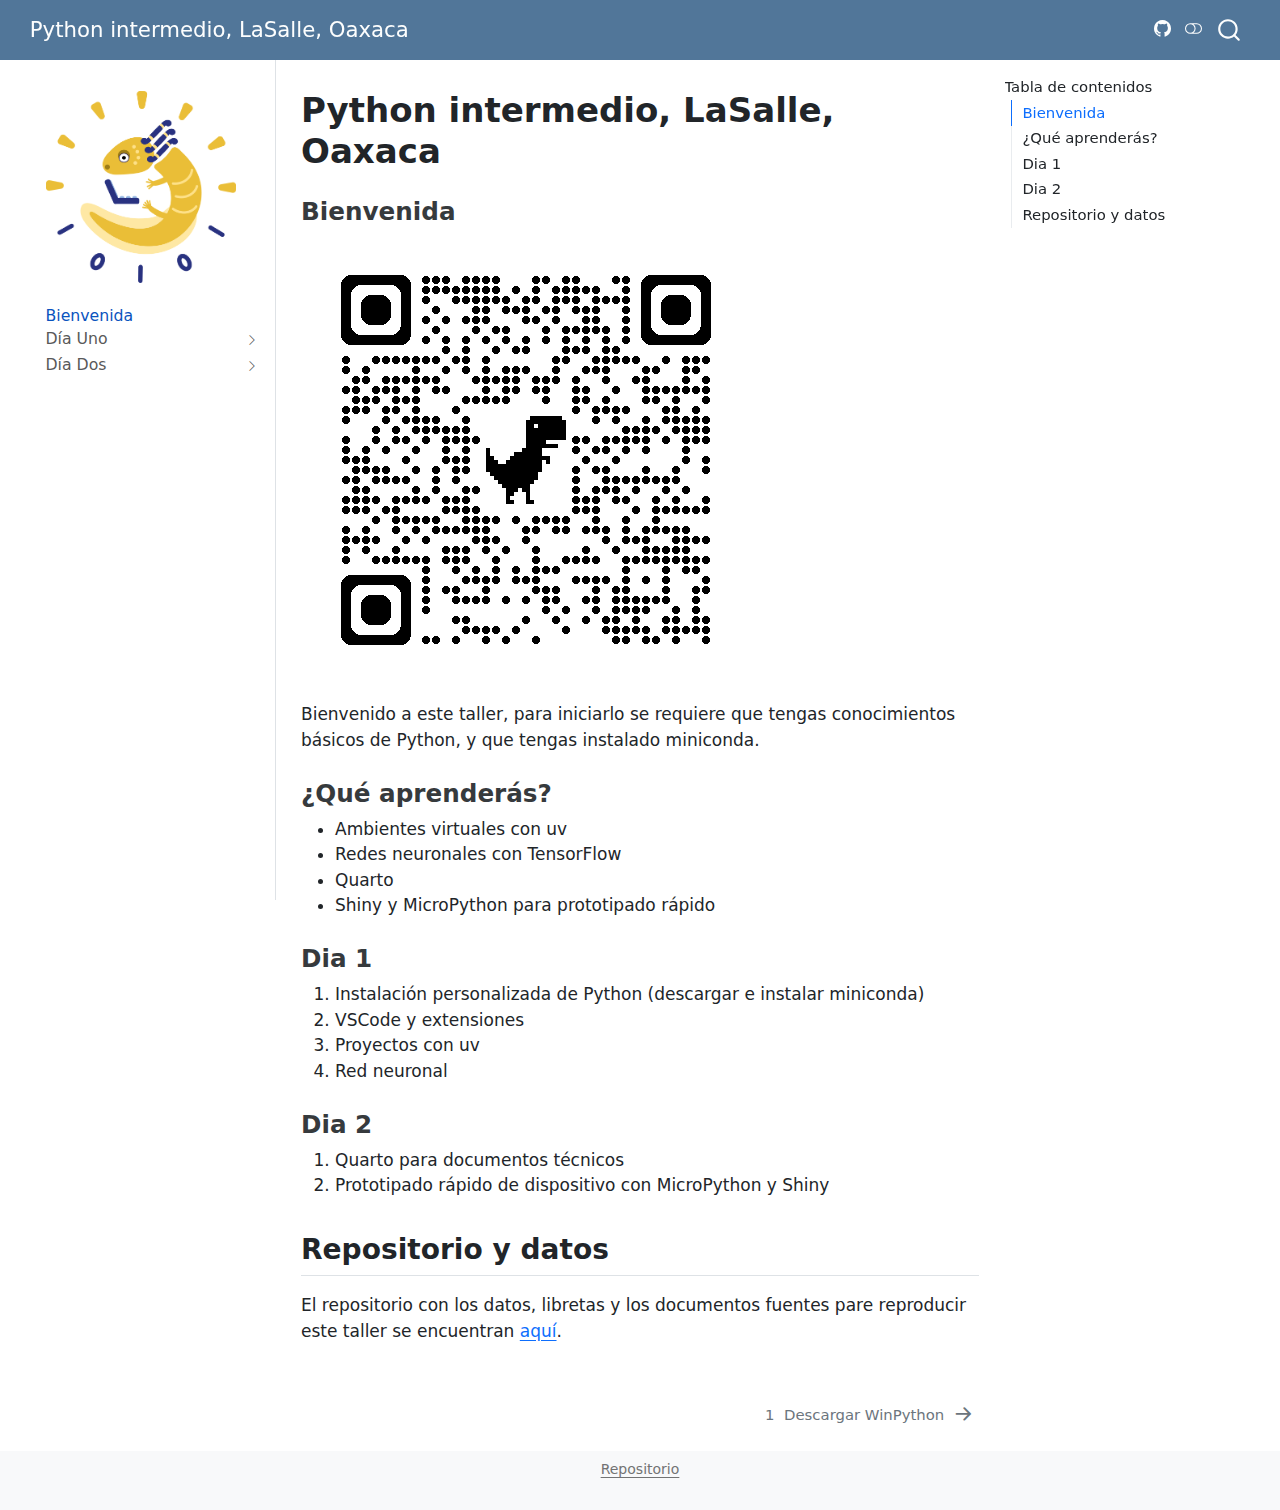
<file: docs/index.html>
<!DOCTYPE html>
<html xmlns="http://www.w3.org/1999/xhtml" lang="es" xml:lang="es"><head>

<meta charset="utf-8">
<meta name="generator" content="quarto-1.7.28">

<meta name="viewport" content="width=device-width, initial-scale=1.0, user-scalable=yes">


<title>Python intermedio, LaSalle, Oaxaca</title>
<style>
code{white-space: pre-wrap;}
span.smallcaps{font-variant: small-caps;}
div.columns{display: flex; gap: min(4vw, 1.5em);}
div.column{flex: auto; overflow-x: auto;}
div.hanging-indent{margin-left: 1.5em; text-indent: -1.5em;}
ul.task-list{list-style: none;}
ul.task-list li input[type="checkbox"] {
  width: 0.8em;
  margin: 0 0.8em 0.2em -1em; /* quarto-specific, see https://github.com/quarto-dev/quarto-cli/issues/4556 */ 
  vertical-align: middle;
}
</style>


<script src="site_libs/quarto-nav/quarto-nav.js"></script>
<script src="site_libs/quarto-nav/headroom.min.js"></script>
<script src="site_libs/clipboard/clipboard.min.js"></script>
<script src="site_libs/quarto-search/autocomplete.umd.js"></script>
<script src="site_libs/quarto-search/fuse.min.js"></script>
<script src="site_libs/quarto-search/quarto-search.js"></script>
<meta name="quarto:offset" content="./">
<link href="./notebooks/01/001_instala_python.html" rel="next">
<script src="site_libs/quarto-html/quarto.js" type="module"></script>
<script src="site_libs/quarto-html/tabsets/tabsets.js" type="module"></script>
<script src="site_libs/quarto-html/popper.min.js"></script>
<script src="site_libs/quarto-html/tippy.umd.min.js"></script>
<script src="site_libs/quarto-html/anchor.min.js"></script>
<link href="site_libs/quarto-html/tippy.css" rel="stylesheet">
<link href="site_libs/quarto-html/quarto-syntax-highlighting-b719d3d4935f2b08311a76135e2bf442.css" rel="stylesheet" class="quarto-color-scheme" id="quarto-text-highlighting-styles">
<link href="site_libs/quarto-html/quarto-syntax-highlighting-dark-c8b544e1eab81f7563542c0a8b71d1e9.css" rel="stylesheet" class="quarto-color-scheme quarto-color-alternate" id="quarto-text-highlighting-styles">
<link href="site_libs/quarto-html/quarto-syntax-highlighting-b719d3d4935f2b08311a76135e2bf442.css" rel="stylesheet" class="quarto-color-scheme-extra" id="quarto-text-highlighting-styles">
<script src="site_libs/bootstrap/bootstrap.min.js"></script>
<link href="site_libs/bootstrap/bootstrap-icons.css" rel="stylesheet">
<link href="site_libs/bootstrap/bootstrap-e5d69f97ed9339c151c4b8c41cef2060.min.css" rel="stylesheet" append-hash="true" class="quarto-color-scheme" id="quarto-bootstrap" data-mode="light">
<link href="site_libs/bootstrap/bootstrap-dark-f1c41e58367ff1f0ef22947f7ab81445.min.css" rel="stylesheet" append-hash="true" class="quarto-color-scheme quarto-color-alternate" id="quarto-bootstrap" data-mode="dark">
<link href="site_libs/bootstrap/bootstrap-e5d69f97ed9339c151c4b8c41cef2060.min.css" rel="stylesheet" append-hash="true" class="quarto-color-scheme-extra" id="quarto-bootstrap" data-mode="light">
<script id="quarto-search-options" type="application/json">{
  "location": "navbar",
  "copy-button": false,
  "collapse-after": 3,
  "panel-placement": "end",
  "type": "overlay",
  "limit": 50,
  "keyboard-shortcut": [
    "f",
    "/",
    "s"
  ],
  "show-item-context": false,
  "language": {
    "search-no-results-text": "Sin resultados",
    "search-matching-documents-text": "documentos encontrados",
    "search-copy-link-title": "Copiar el enlace en la búsqueda",
    "search-hide-matches-text": "Ocultar resultados adicionales",
    "search-more-match-text": "resultado adicional en este documento",
    "search-more-matches-text": "resultados adicionales en este documento",
    "search-clear-button-title": "Borrar",
    "search-text-placeholder": "",
    "search-detached-cancel-button-title": "Cancelar",
    "search-submit-button-title": "Enviar",
    "search-label": "Buscar"
  }
}</script>


</head>

<body class="nav-sidebar floating nav-fixed quarto-light"><script id="quarto-html-before-body" type="application/javascript">
    const toggleBodyColorMode = (bsSheetEl) => {
      const mode = bsSheetEl.getAttribute("data-mode");
      const bodyEl = window.document.querySelector("body");
      if (mode === "dark") {
        bodyEl.classList.add("quarto-dark");
        bodyEl.classList.remove("quarto-light");
      } else {
        bodyEl.classList.add("quarto-light");
        bodyEl.classList.remove("quarto-dark");
      }
    }
    const toggleBodyColorPrimary = () => {
      const bsSheetEl = window.document.querySelector("link#quarto-bootstrap:not([rel=disabled-stylesheet])");
      if (bsSheetEl) {
        toggleBodyColorMode(bsSheetEl);
      }
    }
    window.setColorSchemeToggle = (alternate) => {
      const toggles = window.document.querySelectorAll('.quarto-color-scheme-toggle');
      for (let i=0; i < toggles.length; i++) {
        const toggle = toggles[i];
        if (toggle) {
          if (alternate) {
            toggle.classList.add("alternate");
          } else {
            toggle.classList.remove("alternate");
          }
        }
      }
    };
    const toggleColorMode = (alternate) => {
      // Switch the stylesheets
      const primaryStylesheets = window.document.querySelectorAll('link.quarto-color-scheme:not(.quarto-color-alternate)');
      const alternateStylesheets = window.document.querySelectorAll('link.quarto-color-scheme.quarto-color-alternate');
      manageTransitions('#quarto-margin-sidebar .nav-link', false);
      if (alternate) {
        // note: dark is layered on light, we don't disable primary!
        enableStylesheet(alternateStylesheets);
        for (const sheetNode of alternateStylesheets) {
          if (sheetNode.id === "quarto-bootstrap") {
            toggleBodyColorMode(sheetNode);
          }
        }
      } else {
        disableStylesheet(alternateStylesheets);
        enableStylesheet(primaryStylesheets)
        toggleBodyColorPrimary();
      }
      manageTransitions('#quarto-margin-sidebar .nav-link', true);
      // Switch the toggles
      window.setColorSchemeToggle(alternate)
      // Hack to workaround the fact that safari doesn't
      // properly recolor the scrollbar when toggling (#1455)
      if (navigator.userAgent.indexOf('Safari') > 0 && navigator.userAgent.indexOf('Chrome') == -1) {
        manageTransitions("body", false);
        window.scrollTo(0, 1);
        setTimeout(() => {
          window.scrollTo(0, 0);
          manageTransitions("body", true);
        }, 40);
      }
    }
    const disableStylesheet = (stylesheets) => {
      for (let i=0; i < stylesheets.length; i++) {
        const stylesheet = stylesheets[i];
        stylesheet.rel = 'disabled-stylesheet';
      }
    }
    const enableStylesheet = (stylesheets) => {
      for (let i=0; i < stylesheets.length; i++) {
        const stylesheet = stylesheets[i];
        if(stylesheet.rel !== 'stylesheet') { // for Chrome, which will still FOUC without this check
          stylesheet.rel = 'stylesheet';
        }
      }
    }
    const manageTransitions = (selector, allowTransitions) => {
      const els = window.document.querySelectorAll(selector);
      for (let i=0; i < els.length; i++) {
        const el = els[i];
        if (allowTransitions) {
          el.classList.remove('notransition');
        } else {
          el.classList.add('notransition');
        }
      }
    }
    const isFileUrl = () => {
      return window.location.protocol === 'file:';
    }
    window.hasAlternateSentinel = () => {
      let styleSentinel = getColorSchemeSentinel();
      if (styleSentinel !== null) {
        return styleSentinel === "alternate";
      } else {
        return false;
      }
    }
    const setStyleSentinel = (alternate) => {
      const value = alternate ? "alternate" : "default";
      if (!isFileUrl()) {
        window.localStorage.setItem("quarto-color-scheme", value);
      } else {
        localAlternateSentinel = value;
      }
    }
    const getColorSchemeSentinel = () => {
      if (!isFileUrl()) {
        const storageValue = window.localStorage.getItem("quarto-color-scheme");
        return storageValue != null ? storageValue : localAlternateSentinel;
      } else {
        return localAlternateSentinel;
      }
    }
    const toggleGiscusIfUsed = (isAlternate, darkModeDefault) => {
      const baseTheme = document.querySelector('#giscus-base-theme')?.value ?? 'light';
      const alternateTheme = document.querySelector('#giscus-alt-theme')?.value ?? 'dark';
      let newTheme = '';
      if(darkModeDefault) {
        newTheme = isAlternate ? baseTheme : alternateTheme;
      } else {
        newTheme = isAlternate ? alternateTheme : baseTheme;
      }
      const changeGiscusTheme = () => {
        // From: https://github.com/giscus/giscus/issues/336
        const sendMessage = (message) => {
          const iframe = document.querySelector('iframe.giscus-frame');
          if (!iframe) return;
          iframe.contentWindow.postMessage({ giscus: message }, 'https://giscus.app');
        }
        sendMessage({
          setConfig: {
            theme: newTheme
          }
        });
      }
      const isGiscussLoaded = window.document.querySelector('iframe.giscus-frame') !== null;
      if (isGiscussLoaded) {
        changeGiscusTheme();
      }
    };
    const darkModeDefault = false;
      document.querySelector('link#quarto-text-highlighting-styles.quarto-color-scheme-extra').rel = 'disabled-stylesheet';
      document.querySelector('link#quarto-bootstrap.quarto-color-scheme-extra').rel = 'disabled-stylesheet';
    let localAlternateSentinel = darkModeDefault ? 'alternate' : 'default';
    // Dark / light mode switch
    window.quartoToggleColorScheme = () => {
      // Read the current dark / light value
      let toAlternate = !window.hasAlternateSentinel();
      toggleColorMode(toAlternate);
      setStyleSentinel(toAlternate);
      toggleGiscusIfUsed(toAlternate, darkModeDefault);
    };
    // Switch to dark mode if need be
    if (window.hasAlternateSentinel()) {
      toggleColorMode(true);
    } else {
      toggleColorMode(false);
    }
  </script>

<div id="quarto-search-results"></div>
  <header id="quarto-header" class="headroom fixed-top">
    <nav class="navbar navbar-expand-lg " data-bs-theme="dark">
      <div class="navbar-container container-fluid">
      <div class="navbar-brand-container mx-auto">
    <a class="navbar-brand" href="./index.html">
    <span class="navbar-title">Python intermedio, LaSalle, Oaxaca</span>
    </a>
  </div>
        <div class="quarto-navbar-tools tools-end">
    <a href="https://github.com/altamarmx/python-basico-lasalle/" title="Ejecutar el código" class="quarto-navigation-tool px-1" aria-label="Ejecutar el código"><i class="bi bi-github"></i></a>
  <a href="" class="quarto-color-scheme-toggle quarto-navigation-tool  px-1" onclick="window.quartoToggleColorScheme(); return false;" title="Alternar modo oscuro"><i class="bi"></i></a>
</div>
          <div id="quarto-search" class="" title="Buscar"></div>
      </div> <!-- /container-fluid -->
    </nav>
  <nav class="quarto-secondary-nav">
    <div class="container-fluid d-flex">
      <button type="button" class="quarto-btn-toggle btn" data-bs-toggle="collapse" role="button" data-bs-target=".quarto-sidebar-collapse-item" aria-controls="quarto-sidebar" aria-expanded="false" aria-label="Alternar barra lateral" onclick="if (window.quartoToggleHeadroom) { window.quartoToggleHeadroom(); }">
        <i class="bi bi-layout-text-sidebar-reverse"></i>
      </button>
        <nav class="quarto-page-breadcrumbs" aria-label="breadcrumb"><ol class="breadcrumb"><li class="breadcrumb-item"><a href="./index.html">Bienvenida</a></li></ol></nav>
        <a class="flex-grow-1" role="navigation" data-bs-toggle="collapse" data-bs-target=".quarto-sidebar-collapse-item" aria-controls="quarto-sidebar" aria-expanded="false" aria-label="Alternar barra lateral" onclick="if (window.quartoToggleHeadroom) { window.quartoToggleHeadroom(); }">      
        </a>
    </div>
  </nav>
</header>
<!-- content -->
<div id="quarto-content" class="quarto-container page-columns page-rows-contents page-layout-article page-navbar">
<!-- sidebar -->
  <nav id="quarto-sidebar" class="sidebar collapse collapse-horizontal quarto-sidebar-collapse-item sidebar-navigation floating overflow-auto">
    <div class="pt-lg-2 mt-2 text-left sidebar-header sidebar-header-stacked">
      <a href="./index.html" class="sidebar-logo-link">
      <img src="./img/logo_ier.png" alt="" class="sidebar-logo py-0 d-lg-inline d-none">
      </a>
      </div>
    <div class="sidebar-menu-container"> 
    <ul class="list-unstyled mt-1">
        <li class="sidebar-item">
  <div class="sidebar-item-container"> 
  <a href="./index.html" class="sidebar-item-text sidebar-link active">
 <span class="menu-text">Bienvenida</span></a>
  </div>
</li>
        <li class="sidebar-item sidebar-item-section">
      <div class="sidebar-item-container"> 
            <a class="sidebar-item-text sidebar-link text-start collapsed" data-bs-toggle="collapse" data-bs-target="#quarto-sidebar-section-1" role="navigation" aria-expanded="false">
 <span class="menu-text">Día Uno</span></a>
          <a class="sidebar-item-toggle text-start collapsed" data-bs-toggle="collapse" data-bs-target="#quarto-sidebar-section-1" role="navigation" aria-expanded="false" aria-label="Alternar sección">
            <i class="bi bi-chevron-right ms-2"></i>
          </a> 
      </div>
      <ul id="quarto-sidebar-section-1" class="collapse list-unstyled sidebar-section depth1 ">  
          <li class="sidebar-item">
  <div class="sidebar-item-container"> 
  <a href="./notebooks/01/001_instala_python.html" class="sidebar-item-text sidebar-link">
 <span class="menu-text"><span class="chapter-number">1</span>&nbsp; <span class="chapter-title">Descargar WinPython</span></span></a>
  </div>
</li>
      </ul>
  </li>
        <li class="sidebar-item sidebar-item-section">
      <div class="sidebar-item-container"> 
            <a class="sidebar-item-text sidebar-link text-start collapsed" data-bs-toggle="collapse" data-bs-target="#quarto-sidebar-section-2" role="navigation" aria-expanded="false">
 <span class="menu-text">Día Dos</span></a>
          <a class="sidebar-item-toggle text-start collapsed" data-bs-toggle="collapse" data-bs-target="#quarto-sidebar-section-2" role="navigation" aria-expanded="false" aria-label="Alternar sección">
            <i class="bi bi-chevron-right ms-2"></i>
          </a> 
      </div>
      <ul id="quarto-sidebar-section-2" class="collapse list-unstyled sidebar-section depth1 ">  
          <li class="sidebar-item">
  <div class="sidebar-item-container"> 
  <a href="./notebooks/02/002_a_Shiny.html" class="sidebar-item-text sidebar-link">
 <span class="menu-text"><span class="chapter-number">2</span>&nbsp; <span class="chapter-title">Instala Python</span></span></a>
  </div>
</li>
      </ul>
  </li>
    </ul>
    </div>
</nav>
<div id="quarto-sidebar-glass" class="quarto-sidebar-collapse-item" data-bs-toggle="collapse" data-bs-target=".quarto-sidebar-collapse-item"></div>
<!-- margin-sidebar -->
    <div id="quarto-margin-sidebar" class="sidebar margin-sidebar">
        <nav id="TOC" role="doc-toc" class="toc-active">
    <h2 id="toc-title">Tabla de contenidos</h2>
   
  <ul>
  <li><a href="#bienvenida" id="toc-bienvenida" class="nav-link active" data-scroll-target="#bienvenida">Bienvenida</a></li>
  <li><a href="#qué-aprenderás" id="toc-qué-aprenderás" class="nav-link" data-scroll-target="#qué-aprenderás">¿Qué aprenderás?</a></li>
  <li><a href="#dia-1" id="toc-dia-1" class="nav-link" data-scroll-target="#dia-1">Dia 1</a></li>
  <li><a href="#dia-2" id="toc-dia-2" class="nav-link" data-scroll-target="#dia-2">Dia 2</a></li>
  <li><a href="#repositorio-y-datos" id="toc-repositorio-y-datos" class="nav-link" data-scroll-target="#repositorio-y-datos">Repositorio y datos</a></li>
  </ul>
</nav>
    </div>
<!-- main -->
<main class="content" id="quarto-document-content">


<header id="title-block-header" class="quarto-title-block default">
<div class="quarto-title">
<h1 class="title">Python intermedio, LaSalle, Oaxaca</h1>
</div>



<div class="quarto-title-meta">

    
  
    
  </div>
  


</header>


<section id="bienvenida" class="level3 unnumbered">
<h3 class="unnumbered anchored" data-anchor-id="bienvenida">Bienvenida</h3>
<p><img src="img/qrcode_altamarmx.github.io.png" class="img-fluid"></p>
<p>Bienvenido a este taller, para iniciarlo se requiere que tengas conocimientos básicos de Python, y que tengas instalado miniconda.</p>
</section>
<section id="qué-aprenderás" class="level3">
<h3 class="anchored" data-anchor-id="qué-aprenderás">¿Qué aprenderás?</h3>
<ul>
<li>Ambientes virtuales con uv</li>
<li>Redes neuronales con TensorFlow</li>
<li>Quarto</li>
<li>Shiny y MicroPython para prototipado rápido</li>
</ul>
</section>
<section id="dia-1" class="level3">
<h3 class="anchored" data-anchor-id="dia-1">Dia 1</h3>
<ol type="1">
<li>Instalación personalizada de Python (descargar e instalar miniconda)</li>
<li>VSCode y extensiones</li>
<li>Proyectos con uv</li>
<li>Red neuronal</li>
</ol>
</section>
<section id="dia-2" class="level3">
<h3 class="anchored" data-anchor-id="dia-2">Dia 2</h3>
<ol type="1">
<li>Quarto para documentos técnicos</li>
<li>Prototipado rápido de dispositivo con MicroPython y Shiny</li>
</ol>
</section>
<section id="repositorio-y-datos" class="level2">
<h2 class="anchored" data-anchor-id="repositorio-y-datos">Repositorio y datos</h2>
<p>El repositorio con los datos, libretas y los documentos fuentes pare reproducir este taller se encuentran <a href="https://github.com/altamarmx/python-intermedio-lasalle">aquí</a>.</p>


</section>

</main> <!-- /main -->
<script id="quarto-html-after-body" type="application/javascript">
  window.document.addEventListener("DOMContentLoaded", function (event) {
    // Ensure there is a toggle, if there isn't float one in the top right
    if (window.document.querySelector('.quarto-color-scheme-toggle') === null) {
      const a = window.document.createElement('a');
      a.classList.add('top-right');
      a.classList.add('quarto-color-scheme-toggle');
      a.href = "";
      a.onclick = function() { try { window.quartoToggleColorScheme(); } catch {} return false; };
      const i = window.document.createElement("i");
      i.classList.add('bi');
      a.appendChild(i);
      window.document.body.appendChild(a);
    }
    window.setColorSchemeToggle(window.hasAlternateSentinel())
    const icon = "";
    const anchorJS = new window.AnchorJS();
    anchorJS.options = {
      placement: 'right',
      icon: icon
    };
    anchorJS.add('.anchored');
    const isCodeAnnotation = (el) => {
      for (const clz of el.classList) {
        if (clz.startsWith('code-annotation-')) {                     
          return true;
        }
      }
      return false;
    }
    const onCopySuccess = function(e) {
      // button target
      const button = e.trigger;
      // don't keep focus
      button.blur();
      // flash "checked"
      button.classList.add('code-copy-button-checked');
      var currentTitle = button.getAttribute("title");
      button.setAttribute("title", "Copiado");
      let tooltip;
      if (window.bootstrap) {
        button.setAttribute("data-bs-toggle", "tooltip");
        button.setAttribute("data-bs-placement", "left");
        button.setAttribute("data-bs-title", "Copiado");
        tooltip = new bootstrap.Tooltip(button, 
          { trigger: "manual", 
            customClass: "code-copy-button-tooltip",
            offset: [0, -8]});
        tooltip.show();    
      }
      setTimeout(function() {
        if (tooltip) {
          tooltip.hide();
          button.removeAttribute("data-bs-title");
          button.removeAttribute("data-bs-toggle");
          button.removeAttribute("data-bs-placement");
        }
        button.setAttribute("title", currentTitle);
        button.classList.remove('code-copy-button-checked');
      }, 1000);
      // clear code selection
      e.clearSelection();
    }
    const getTextToCopy = function(trigger) {
        const codeEl = trigger.previousElementSibling.cloneNode(true);
        for (const childEl of codeEl.children) {
          if (isCodeAnnotation(childEl)) {
            childEl.remove();
          }
        }
        return codeEl.innerText;
    }
    const clipboard = new window.ClipboardJS('.code-copy-button:not([data-in-quarto-modal])', {
      text: getTextToCopy
    });
    clipboard.on('success', onCopySuccess);
    if (window.document.getElementById('quarto-embedded-source-code-modal')) {
      const clipboardModal = new window.ClipboardJS('.code-copy-button[data-in-quarto-modal]', {
        text: getTextToCopy,
        container: window.document.getElementById('quarto-embedded-source-code-modal')
      });
      clipboardModal.on('success', onCopySuccess);
    }
      var localhostRegex = new RegExp(/^(?:http|https):\/\/localhost\:?[0-9]*\//);
      var mailtoRegex = new RegExp(/^mailto:/);
        var filterRegex = new RegExp('/' + window.location.host + '/');
      var isInternal = (href) => {
          return filterRegex.test(href) || localhostRegex.test(href) || mailtoRegex.test(href);
      }
      // Inspect non-navigation links and adorn them if external
     var links = window.document.querySelectorAll('a[href]:not(.nav-link):not(.navbar-brand):not(.toc-action):not(.sidebar-link):not(.sidebar-item-toggle):not(.pagination-link):not(.no-external):not([aria-hidden]):not(.dropdown-item):not(.quarto-navigation-tool):not(.about-link)');
      for (var i=0; i<links.length; i++) {
        const link = links[i];
        if (!isInternal(link.href)) {
          // undo the damage that might have been done by quarto-nav.js in the case of
          // links that we want to consider external
          if (link.dataset.originalHref !== undefined) {
            link.href = link.dataset.originalHref;
          }
        }
      }
    function tippyHover(el, contentFn, onTriggerFn, onUntriggerFn) {
      const config = {
        allowHTML: true,
        maxWidth: 500,
        delay: 100,
        arrow: false,
        appendTo: function(el) {
            return el.parentElement;
        },
        interactive: true,
        interactiveBorder: 10,
        theme: 'quarto',
        placement: 'bottom-start',
      };
      if (contentFn) {
        config.content = contentFn;
      }
      if (onTriggerFn) {
        config.onTrigger = onTriggerFn;
      }
      if (onUntriggerFn) {
        config.onUntrigger = onUntriggerFn;
      }
      window.tippy(el, config); 
    }
    const noterefs = window.document.querySelectorAll('a[role="doc-noteref"]');
    for (var i=0; i<noterefs.length; i++) {
      const ref = noterefs[i];
      tippyHover(ref, function() {
        // use id or data attribute instead here
        let href = ref.getAttribute('data-footnote-href') || ref.getAttribute('href');
        try { href = new URL(href).hash; } catch {}
        const id = href.replace(/^#\/?/, "");
        const note = window.document.getElementById(id);
        if (note) {
          return note.innerHTML;
        } else {
          return "";
        }
      });
    }
    const xrefs = window.document.querySelectorAll('a.quarto-xref');
    const processXRef = (id, note) => {
      // Strip column container classes
      const stripColumnClz = (el) => {
        el.classList.remove("page-full", "page-columns");
        if (el.children) {
          for (const child of el.children) {
            stripColumnClz(child);
          }
        }
      }
      stripColumnClz(note)
      if (id === null || id.startsWith('sec-')) {
        // Special case sections, only their first couple elements
        const container = document.createElement("div");
        if (note.children && note.children.length > 2) {
          container.appendChild(note.children[0].cloneNode(true));
          for (let i = 1; i < note.children.length; i++) {
            const child = note.children[i];
            if (child.tagName === "P" && child.innerText === "") {
              continue;
            } else {
              container.appendChild(child.cloneNode(true));
              break;
            }
          }
          if (window.Quarto?.typesetMath) {
            window.Quarto.typesetMath(container);
          }
          return container.innerHTML
        } else {
          if (window.Quarto?.typesetMath) {
            window.Quarto.typesetMath(note);
          }
          return note.innerHTML;
        }
      } else {
        // Remove any anchor links if they are present
        const anchorLink = note.querySelector('a.anchorjs-link');
        if (anchorLink) {
          anchorLink.remove();
        }
        if (window.Quarto?.typesetMath) {
          window.Quarto.typesetMath(note);
        }
        if (note.classList.contains("callout")) {
          return note.outerHTML;
        } else {
          return note.innerHTML;
        }
      }
    }
    for (var i=0; i<xrefs.length; i++) {
      const xref = xrefs[i];
      tippyHover(xref, undefined, function(instance) {
        instance.disable();
        let url = xref.getAttribute('href');
        let hash = undefined; 
        if (url.startsWith('#')) {
          hash = url;
        } else {
          try { hash = new URL(url).hash; } catch {}
        }
        if (hash) {
          const id = hash.replace(/^#\/?/, "");
          const note = window.document.getElementById(id);
          if (note !== null) {
            try {
              const html = processXRef(id, note.cloneNode(true));
              instance.setContent(html);
            } finally {
              instance.enable();
              instance.show();
            }
          } else {
            // See if we can fetch this
            fetch(url.split('#')[0])
            .then(res => res.text())
            .then(html => {
              const parser = new DOMParser();
              const htmlDoc = parser.parseFromString(html, "text/html");
              const note = htmlDoc.getElementById(id);
              if (note !== null) {
                const html = processXRef(id, note);
                instance.setContent(html);
              } 
            }).finally(() => {
              instance.enable();
              instance.show();
            });
          }
        } else {
          // See if we can fetch a full url (with no hash to target)
          // This is a special case and we should probably do some content thinning / targeting
          fetch(url)
          .then(res => res.text())
          .then(html => {
            const parser = new DOMParser();
            const htmlDoc = parser.parseFromString(html, "text/html");
            const note = htmlDoc.querySelector('main.content');
            if (note !== null) {
              // This should only happen for chapter cross references
              // (since there is no id in the URL)
              // remove the first header
              if (note.children.length > 0 && note.children[0].tagName === "HEADER") {
                note.children[0].remove();
              }
              const html = processXRef(null, note);
              instance.setContent(html);
            } 
          }).finally(() => {
            instance.enable();
            instance.show();
          });
        }
      }, function(instance) {
      });
    }
        let selectedAnnoteEl;
        const selectorForAnnotation = ( cell, annotation) => {
          let cellAttr = 'data-code-cell="' + cell + '"';
          let lineAttr = 'data-code-annotation="' +  annotation + '"';
          const selector = 'span[' + cellAttr + '][' + lineAttr + ']';
          return selector;
        }
        const selectCodeLines = (annoteEl) => {
          const doc = window.document;
          const targetCell = annoteEl.getAttribute("data-target-cell");
          const targetAnnotation = annoteEl.getAttribute("data-target-annotation");
          const annoteSpan = window.document.querySelector(selectorForAnnotation(targetCell, targetAnnotation));
          const lines = annoteSpan.getAttribute("data-code-lines").split(",");
          const lineIds = lines.map((line) => {
            return targetCell + "-" + line;
          })
          let top = null;
          let height = null;
          let parent = null;
          if (lineIds.length > 0) {
              //compute the position of the single el (top and bottom and make a div)
              const el = window.document.getElementById(lineIds[0]);
              top = el.offsetTop;
              height = el.offsetHeight;
              parent = el.parentElement.parentElement;
            if (lineIds.length > 1) {
              const lastEl = window.document.getElementById(lineIds[lineIds.length - 1]);
              const bottom = lastEl.offsetTop + lastEl.offsetHeight;
              height = bottom - top;
            }
            if (top !== null && height !== null && parent !== null) {
              // cook up a div (if necessary) and position it 
              let div = window.document.getElementById("code-annotation-line-highlight");
              if (div === null) {
                div = window.document.createElement("div");
                div.setAttribute("id", "code-annotation-line-highlight");
                div.style.position = 'absolute';
                parent.appendChild(div);
              }
              div.style.top = top - 2 + "px";
              div.style.height = height + 4 + "px";
              div.style.left = 0;
              let gutterDiv = window.document.getElementById("code-annotation-line-highlight-gutter");
              if (gutterDiv === null) {
                gutterDiv = window.document.createElement("div");
                gutterDiv.setAttribute("id", "code-annotation-line-highlight-gutter");
                gutterDiv.style.position = 'absolute';
                const codeCell = window.document.getElementById(targetCell);
                const gutter = codeCell.querySelector('.code-annotation-gutter');
                gutter.appendChild(gutterDiv);
              }
              gutterDiv.style.top = top - 2 + "px";
              gutterDiv.style.height = height + 4 + "px";
            }
            selectedAnnoteEl = annoteEl;
          }
        };
        const unselectCodeLines = () => {
          const elementsIds = ["code-annotation-line-highlight", "code-annotation-line-highlight-gutter"];
          elementsIds.forEach((elId) => {
            const div = window.document.getElementById(elId);
            if (div) {
              div.remove();
            }
          });
          selectedAnnoteEl = undefined;
        };
          // Handle positioning of the toggle
      window.addEventListener(
        "resize",
        throttle(() => {
          elRect = undefined;
          if (selectedAnnoteEl) {
            selectCodeLines(selectedAnnoteEl);
          }
        }, 10)
      );
      function throttle(fn, ms) {
      let throttle = false;
      let timer;
        return (...args) => {
          if(!throttle) { // first call gets through
              fn.apply(this, args);
              throttle = true;
          } else { // all the others get throttled
              if(timer) clearTimeout(timer); // cancel #2
              timer = setTimeout(() => {
                fn.apply(this, args);
                timer = throttle = false;
              }, ms);
          }
        };
      }
        // Attach click handler to the DT
        const annoteDls = window.document.querySelectorAll('dt[data-target-cell]');
        for (const annoteDlNode of annoteDls) {
          annoteDlNode.addEventListener('click', (event) => {
            const clickedEl = event.target;
            if (clickedEl !== selectedAnnoteEl) {
              unselectCodeLines();
              const activeEl = window.document.querySelector('dt[data-target-cell].code-annotation-active');
              if (activeEl) {
                activeEl.classList.remove('code-annotation-active');
              }
              selectCodeLines(clickedEl);
              clickedEl.classList.add('code-annotation-active');
            } else {
              // Unselect the line
              unselectCodeLines();
              clickedEl.classList.remove('code-annotation-active');
            }
          });
        }
    const findCites = (el) => {
      const parentEl = el.parentElement;
      if (parentEl) {
        const cites = parentEl.dataset.cites;
        if (cites) {
          return {
            el,
            cites: cites.split(' ')
          };
        } else {
          return findCites(el.parentElement)
        }
      } else {
        return undefined;
      }
    };
    var bibliorefs = window.document.querySelectorAll('a[role="doc-biblioref"]');
    for (var i=0; i<bibliorefs.length; i++) {
      const ref = bibliorefs[i];
      const citeInfo = findCites(ref);
      if (citeInfo) {
        tippyHover(citeInfo.el, function() {
          var popup = window.document.createElement('div');
          citeInfo.cites.forEach(function(cite) {
            var citeDiv = window.document.createElement('div');
            citeDiv.classList.add('hanging-indent');
            citeDiv.classList.add('csl-entry');
            var biblioDiv = window.document.getElementById('ref-' + cite);
            if (biblioDiv) {
              citeDiv.innerHTML = biblioDiv.innerHTML;
            }
            popup.appendChild(citeDiv);
          });
          return popup.innerHTML;
        });
      }
    }
  });
  </script>
<nav class="page-navigation">
  <div class="nav-page nav-page-previous">
  </div>
  <div class="nav-page nav-page-next">
      <a href="./notebooks/01/001_instala_python.html" class="pagination-link" aria-label="Descargar WinPython">
        <span class="nav-page-text"><span class="chapter-number">1</span>&nbsp; <span class="chapter-title">Descargar WinPython</span></span> <i class="bi bi-arrow-right-short"></i>
      </a>
  </div>
</nav>
</div> <!-- /content -->
<footer class="footer">
  <div class="nav-footer">
    <div class="nav-footer-left">
      &nbsp;
    </div>   
    <div class="nav-footer-center">
<p><a href="https://github.com/altamarmx/analista">Repositorio</a></p>
</div>
    <div class="nav-footer-right">
      &nbsp;
    </div>
  </div>
</footer>




</body></html>
</file>
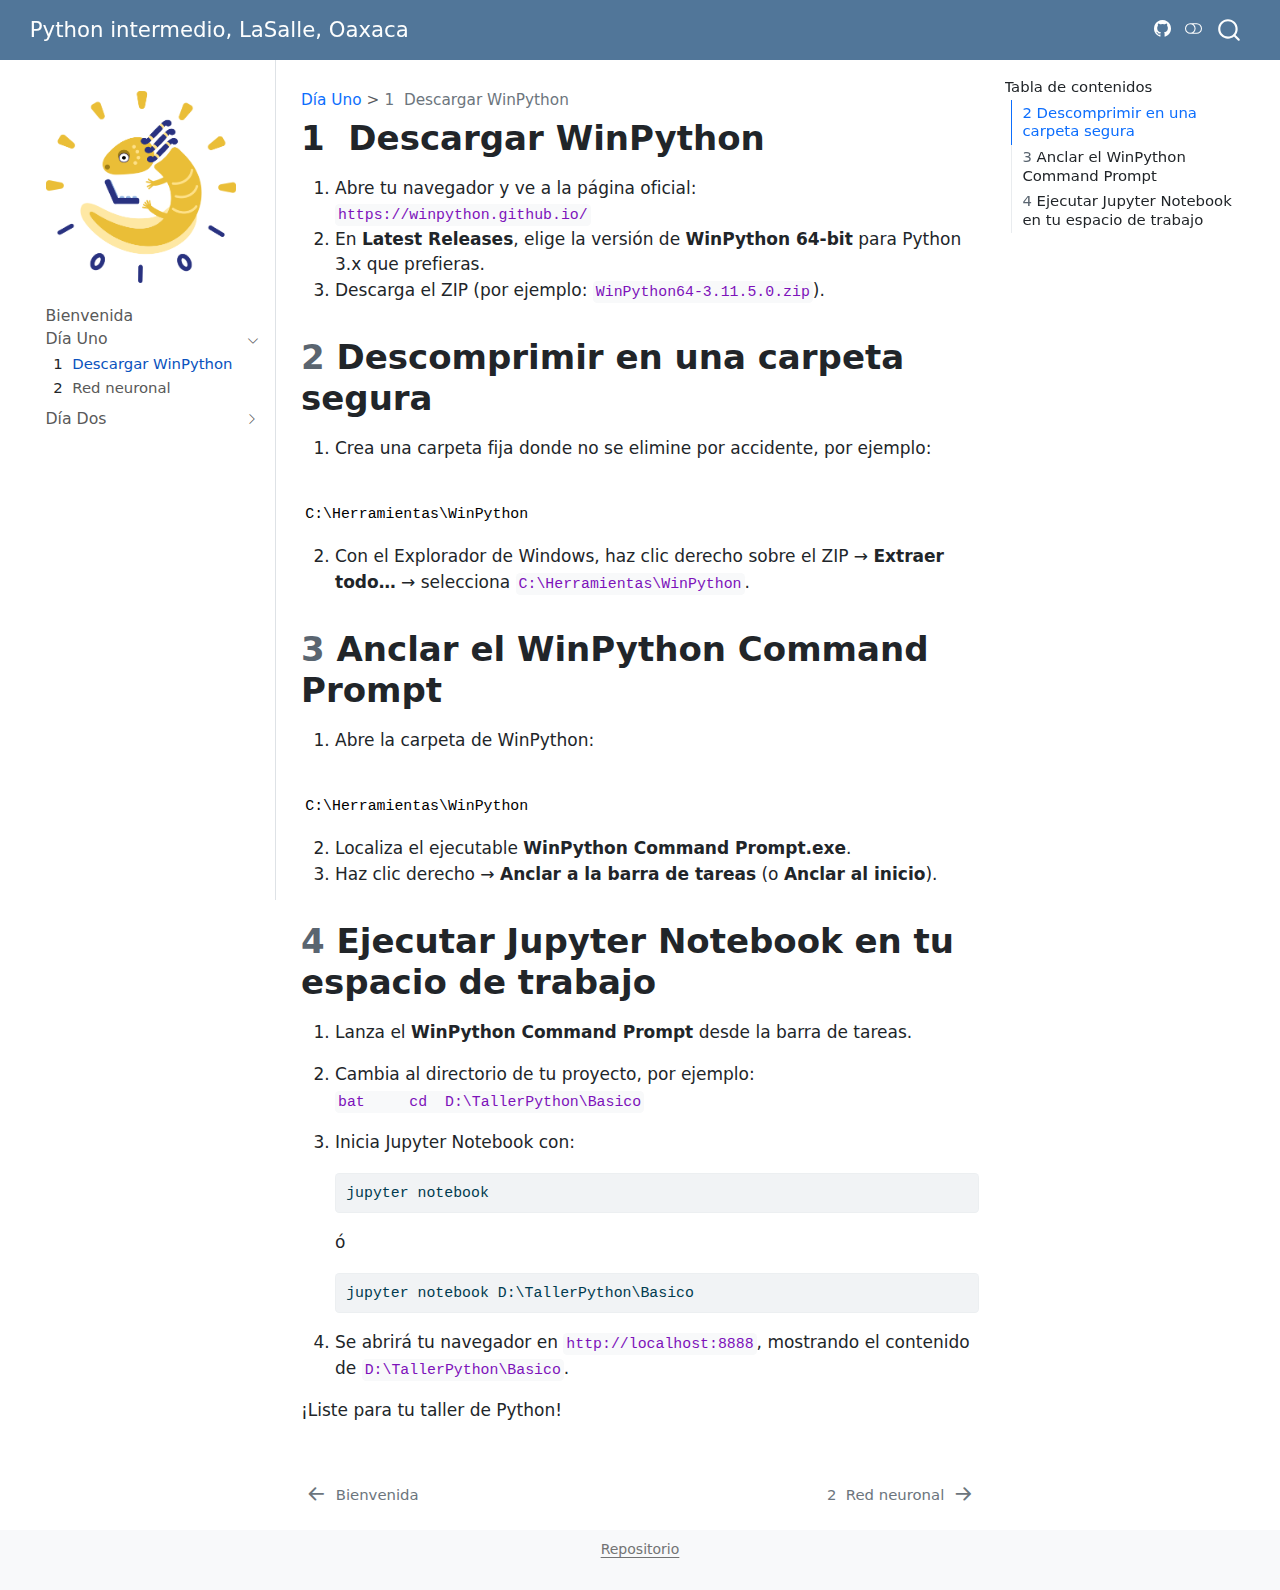
<file: docs/notebooks/01/001_instala_python.html>
<!DOCTYPE html>
<html xmlns="http://www.w3.org/1999/xhtml" lang="es" xml:lang="es"><head>

<meta charset="utf-8">
<meta name="generator" content="quarto-1.7.28">

<meta name="viewport" content="width=device-width, initial-scale=1.0, user-scalable=yes">


<title>1&nbsp; Descargar WinPython – Python intermedio, LaSalle, Oaxaca</title>
<style>
code{white-space: pre-wrap;}
span.smallcaps{font-variant: small-caps;}
div.columns{display: flex; gap: min(4vw, 1.5em);}
div.column{flex: auto; overflow-x: auto;}
div.hanging-indent{margin-left: 1.5em; text-indent: -1.5em;}
ul.task-list{list-style: none;}
ul.task-list li input[type="checkbox"] {
  width: 0.8em;
  margin: 0 0.8em 0.2em -1em; /* quarto-specific, see https://github.com/quarto-dev/quarto-cli/issues/4556 */ 
  vertical-align: middle;
}
/* CSS for syntax highlighting */
html { -webkit-text-size-adjust: 100%; }
pre > code.sourceCode { white-space: pre; position: relative; }
pre > code.sourceCode > span { display: inline-block; line-height: 1.25; }
pre > code.sourceCode > span:empty { height: 1.2em; }
.sourceCode { overflow: visible; }
code.sourceCode > span { color: inherit; text-decoration: inherit; }
div.sourceCode { margin: 1em 0; }
pre.sourceCode { margin: 0; }
@media screen {
div.sourceCode { overflow: auto; }
}
@media print {
pre > code.sourceCode { white-space: pre-wrap; }
pre > code.sourceCode > span { text-indent: -5em; padding-left: 5em; }
}
pre.numberSource code
  { counter-reset: source-line 0; }
pre.numberSource code > span
  { position: relative; left: -4em; counter-increment: source-line; }
pre.numberSource code > span > a:first-child::before
  { content: counter(source-line);
    position: relative; left: -1em; text-align: right; vertical-align: baseline;
    border: none; display: inline-block;
    -webkit-touch-callout: none; -webkit-user-select: none;
    -khtml-user-select: none; -moz-user-select: none;
    -ms-user-select: none; user-select: none;
    padding: 0 4px; width: 4em;
  }
pre.numberSource { margin-left: 3em;  padding-left: 4px; }
div.sourceCode
  {   }
@media screen {
pre > code.sourceCode > span > a:first-child::before { text-decoration: underline; }
}
</style>


<script src="../../site_libs/quarto-nav/quarto-nav.js"></script>
<script src="../../site_libs/quarto-nav/headroom.min.js"></script>
<script src="../../site_libs/clipboard/clipboard.min.js"></script>
<script src="../../site_libs/quarto-search/autocomplete.umd.js"></script>
<script src="../../site_libs/quarto-search/fuse.min.js"></script>
<script src="../../site_libs/quarto-search/quarto-search.js"></script>
<meta name="quarto:offset" content="../../">
<link href="../../notebooks/01/002_RedNeuronal.html" rel="next">
<link href="../../index.html" rel="prev">
<script src="../../site_libs/quarto-html/quarto.js" type="module"></script>
<script src="../../site_libs/quarto-html/tabsets/tabsets.js" type="module"></script>
<script src="../../site_libs/quarto-html/popper.min.js"></script>
<script src="../../site_libs/quarto-html/tippy.umd.min.js"></script>
<script src="../../site_libs/quarto-html/anchor.min.js"></script>
<link href="../../site_libs/quarto-html/tippy.css" rel="stylesheet">
<link href="../../site_libs/quarto-html/quarto-syntax-highlighting-b719d3d4935f2b08311a76135e2bf442.css" rel="stylesheet" class="quarto-color-scheme" id="quarto-text-highlighting-styles">
<link href="../../site_libs/quarto-html/quarto-syntax-highlighting-dark-c8b544e1eab81f7563542c0a8b71d1e9.css" rel="stylesheet" class="quarto-color-scheme quarto-color-alternate" id="quarto-text-highlighting-styles">
<link href="../../site_libs/quarto-html/quarto-syntax-highlighting-b719d3d4935f2b08311a76135e2bf442.css" rel="stylesheet" class="quarto-color-scheme-extra" id="quarto-text-highlighting-styles">
<script src="../../site_libs/bootstrap/bootstrap.min.js"></script>
<link href="../../site_libs/bootstrap/bootstrap-icons.css" rel="stylesheet">
<link href="../../site_libs/bootstrap/bootstrap-e5d69f97ed9339c151c4b8c41cef2060.min.css" rel="stylesheet" append-hash="true" class="quarto-color-scheme" id="quarto-bootstrap" data-mode="light">
<link href="../../site_libs/bootstrap/bootstrap-dark-f1c41e58367ff1f0ef22947f7ab81445.min.css" rel="stylesheet" append-hash="true" class="quarto-color-scheme quarto-color-alternate" id="quarto-bootstrap" data-mode="dark">
<link href="../../site_libs/bootstrap/bootstrap-e5d69f97ed9339c151c4b8c41cef2060.min.css" rel="stylesheet" append-hash="true" class="quarto-color-scheme-extra" id="quarto-bootstrap" data-mode="light">
<script id="quarto-search-options" type="application/json">{
  "location": "navbar",
  "copy-button": false,
  "collapse-after": 3,
  "panel-placement": "end",
  "type": "overlay",
  "limit": 50,
  "keyboard-shortcut": [
    "f",
    "/",
    "s"
  ],
  "show-item-context": false,
  "language": {
    "search-no-results-text": "Sin resultados",
    "search-matching-documents-text": "documentos encontrados",
    "search-copy-link-title": "Copiar el enlace en la búsqueda",
    "search-hide-matches-text": "Ocultar resultados adicionales",
    "search-more-match-text": "resultado adicional en este documento",
    "search-more-matches-text": "resultados adicionales en este documento",
    "search-clear-button-title": "Borrar",
    "search-text-placeholder": "",
    "search-detached-cancel-button-title": "Cancelar",
    "search-submit-button-title": "Enviar",
    "search-label": "Buscar"
  }
}</script>


</head>

<body class="nav-sidebar floating nav-fixed quarto-light"><script id="quarto-html-before-body" type="application/javascript">
    const toggleBodyColorMode = (bsSheetEl) => {
      const mode = bsSheetEl.getAttribute("data-mode");
      const bodyEl = window.document.querySelector("body");
      if (mode === "dark") {
        bodyEl.classList.add("quarto-dark");
        bodyEl.classList.remove("quarto-light");
      } else {
        bodyEl.classList.add("quarto-light");
        bodyEl.classList.remove("quarto-dark");
      }
    }
    const toggleBodyColorPrimary = () => {
      const bsSheetEl = window.document.querySelector("link#quarto-bootstrap:not([rel=disabled-stylesheet])");
      if (bsSheetEl) {
        toggleBodyColorMode(bsSheetEl);
      }
    }
    window.setColorSchemeToggle = (alternate) => {
      const toggles = window.document.querySelectorAll('.quarto-color-scheme-toggle');
      for (let i=0; i < toggles.length; i++) {
        const toggle = toggles[i];
        if (toggle) {
          if (alternate) {
            toggle.classList.add("alternate");
          } else {
            toggle.classList.remove("alternate");
          }
        }
      }
    };
    const toggleColorMode = (alternate) => {
      // Switch the stylesheets
      const primaryStylesheets = window.document.querySelectorAll('link.quarto-color-scheme:not(.quarto-color-alternate)');
      const alternateStylesheets = window.document.querySelectorAll('link.quarto-color-scheme.quarto-color-alternate');
      manageTransitions('#quarto-margin-sidebar .nav-link', false);
      if (alternate) {
        // note: dark is layered on light, we don't disable primary!
        enableStylesheet(alternateStylesheets);
        for (const sheetNode of alternateStylesheets) {
          if (sheetNode.id === "quarto-bootstrap") {
            toggleBodyColorMode(sheetNode);
          }
        }
      } else {
        disableStylesheet(alternateStylesheets);
        enableStylesheet(primaryStylesheets)
        toggleBodyColorPrimary();
      }
      manageTransitions('#quarto-margin-sidebar .nav-link', true);
      // Switch the toggles
      window.setColorSchemeToggle(alternate)
      // Hack to workaround the fact that safari doesn't
      // properly recolor the scrollbar when toggling (#1455)
      if (navigator.userAgent.indexOf('Safari') > 0 && navigator.userAgent.indexOf('Chrome') == -1) {
        manageTransitions("body", false);
        window.scrollTo(0, 1);
        setTimeout(() => {
          window.scrollTo(0, 0);
          manageTransitions("body", true);
        }, 40);
      }
    }
    const disableStylesheet = (stylesheets) => {
      for (let i=0; i < stylesheets.length; i++) {
        const stylesheet = stylesheets[i];
        stylesheet.rel = 'disabled-stylesheet';
      }
    }
    const enableStylesheet = (stylesheets) => {
      for (let i=0; i < stylesheets.length; i++) {
        const stylesheet = stylesheets[i];
        if(stylesheet.rel !== 'stylesheet') { // for Chrome, which will still FOUC without this check
          stylesheet.rel = 'stylesheet';
        }
      }
    }
    const manageTransitions = (selector, allowTransitions) => {
      const els = window.document.querySelectorAll(selector);
      for (let i=0; i < els.length; i++) {
        const el = els[i];
        if (allowTransitions) {
          el.classList.remove('notransition');
        } else {
          el.classList.add('notransition');
        }
      }
    }
    const isFileUrl = () => {
      return window.location.protocol === 'file:';
    }
    window.hasAlternateSentinel = () => {
      let styleSentinel = getColorSchemeSentinel();
      if (styleSentinel !== null) {
        return styleSentinel === "alternate";
      } else {
        return false;
      }
    }
    const setStyleSentinel = (alternate) => {
      const value = alternate ? "alternate" : "default";
      if (!isFileUrl()) {
        window.localStorage.setItem("quarto-color-scheme", value);
      } else {
        localAlternateSentinel = value;
      }
    }
    const getColorSchemeSentinel = () => {
      if (!isFileUrl()) {
        const storageValue = window.localStorage.getItem("quarto-color-scheme");
        return storageValue != null ? storageValue : localAlternateSentinel;
      } else {
        return localAlternateSentinel;
      }
    }
    const toggleGiscusIfUsed = (isAlternate, darkModeDefault) => {
      const baseTheme = document.querySelector('#giscus-base-theme')?.value ?? 'light';
      const alternateTheme = document.querySelector('#giscus-alt-theme')?.value ?? 'dark';
      let newTheme = '';
      if(darkModeDefault) {
        newTheme = isAlternate ? baseTheme : alternateTheme;
      } else {
        newTheme = isAlternate ? alternateTheme : baseTheme;
      }
      const changeGiscusTheme = () => {
        // From: https://github.com/giscus/giscus/issues/336
        const sendMessage = (message) => {
          const iframe = document.querySelector('iframe.giscus-frame');
          if (!iframe) return;
          iframe.contentWindow.postMessage({ giscus: message }, 'https://giscus.app');
        }
        sendMessage({
          setConfig: {
            theme: newTheme
          }
        });
      }
      const isGiscussLoaded = window.document.querySelector('iframe.giscus-frame') !== null;
      if (isGiscussLoaded) {
        changeGiscusTheme();
      }
    };
    const darkModeDefault = false;
      document.querySelector('link#quarto-text-highlighting-styles.quarto-color-scheme-extra').rel = 'disabled-stylesheet';
      document.querySelector('link#quarto-bootstrap.quarto-color-scheme-extra').rel = 'disabled-stylesheet';
    let localAlternateSentinel = darkModeDefault ? 'alternate' : 'default';
    // Dark / light mode switch
    window.quartoToggleColorScheme = () => {
      // Read the current dark / light value
      let toAlternate = !window.hasAlternateSentinel();
      toggleColorMode(toAlternate);
      setStyleSentinel(toAlternate);
      toggleGiscusIfUsed(toAlternate, darkModeDefault);
    };
    // Switch to dark mode if need be
    if (window.hasAlternateSentinel()) {
      toggleColorMode(true);
    } else {
      toggleColorMode(false);
    }
  </script>

<div id="quarto-search-results"></div>
  <header id="quarto-header" class="headroom fixed-top">
    <nav class="navbar navbar-expand-lg " data-bs-theme="dark">
      <div class="navbar-container container-fluid">
      <div class="navbar-brand-container mx-auto">
    <a class="navbar-brand" href="../../index.html">
    <span class="navbar-title">Python intermedio, LaSalle, Oaxaca</span>
    </a>
  </div>
        <div class="quarto-navbar-tools tools-end">
    <a href="https://github.com/altamarmx/python-basico-lasalle/" title="Ejecutar el código" class="quarto-navigation-tool px-1" aria-label="Ejecutar el código"><i class="bi bi-github"></i></a>
  <a href="" class="quarto-color-scheme-toggle quarto-navigation-tool  px-1" onclick="window.quartoToggleColorScheme(); return false;" title="Alternar modo oscuro"><i class="bi"></i></a>
</div>
          <div id="quarto-search" class="" title="Buscar"></div>
      </div> <!-- /container-fluid -->
    </nav>
  <nav class="quarto-secondary-nav">
    <div class="container-fluid d-flex">
      <button type="button" class="quarto-btn-toggle btn" data-bs-toggle="collapse" role="button" data-bs-target=".quarto-sidebar-collapse-item" aria-controls="quarto-sidebar" aria-expanded="false" aria-label="Alternar barra lateral" onclick="if (window.quartoToggleHeadroom) { window.quartoToggleHeadroom(); }">
        <i class="bi bi-layout-text-sidebar-reverse"></i>
      </button>
        <nav class="quarto-page-breadcrumbs" aria-label="breadcrumb"><ol class="breadcrumb"><li class="breadcrumb-item"><a href="../../notebooks/01/001_instala_python.html">Día Uno</a></li><li class="breadcrumb-item"><a href="../../notebooks/01/001_instala_python.html"><span class="chapter-number">1</span>&nbsp; <span class="chapter-title">Descargar WinPython</span></a></li></ol></nav>
        <a class="flex-grow-1" role="navigation" data-bs-toggle="collapse" data-bs-target=".quarto-sidebar-collapse-item" aria-controls="quarto-sidebar" aria-expanded="false" aria-label="Alternar barra lateral" onclick="if (window.quartoToggleHeadroom) { window.quartoToggleHeadroom(); }">      
        </a>
    </div>
  </nav>
</header>
<!-- content -->
<div id="quarto-content" class="quarto-container page-columns page-rows-contents page-layout-article page-navbar">
<!-- sidebar -->
  <nav id="quarto-sidebar" class="sidebar collapse collapse-horizontal quarto-sidebar-collapse-item sidebar-navigation floating overflow-auto">
    <div class="pt-lg-2 mt-2 text-left sidebar-header sidebar-header-stacked">
      <a href="../../index.html" class="sidebar-logo-link">
      <img src="../../img/logo_ier.png" alt="" class="sidebar-logo py-0 d-lg-inline d-none">
      </a>
      </div>
    <div class="sidebar-menu-container"> 
    <ul class="list-unstyled mt-1">
        <li class="sidebar-item">
  <div class="sidebar-item-container"> 
  <a href="../../index.html" class="sidebar-item-text sidebar-link">
 <span class="menu-text">Bienvenida</span></a>
  </div>
</li>
        <li class="sidebar-item sidebar-item-section">
      <div class="sidebar-item-container"> 
            <a class="sidebar-item-text sidebar-link text-start" data-bs-toggle="collapse" data-bs-target="#quarto-sidebar-section-1" role="navigation" aria-expanded="true">
 <span class="menu-text">Día Uno</span></a>
          <a class="sidebar-item-toggle text-start" data-bs-toggle="collapse" data-bs-target="#quarto-sidebar-section-1" role="navigation" aria-expanded="true" aria-label="Alternar sección">
            <i class="bi bi-chevron-right ms-2"></i>
          </a> 
      </div>
      <ul id="quarto-sidebar-section-1" class="collapse list-unstyled sidebar-section depth1 show">  
          <li class="sidebar-item">
  <div class="sidebar-item-container"> 
  <a href="../../notebooks/01/001_instala_python.html" class="sidebar-item-text sidebar-link active">
 <span class="menu-text"><span class="chapter-number">1</span>&nbsp; <span class="chapter-title">Descargar WinPython</span></span></a>
  </div>
</li>
          <li class="sidebar-item">
  <div class="sidebar-item-container"> 
  <a href="../../notebooks/01/002_RedNeuronal.html" class="sidebar-item-text sidebar-link">
 <span class="menu-text"><span class="chapter-number">2</span>&nbsp; <span class="chapter-title">Red neuronal</span></span></a>
  </div>
</li>
      </ul>
  </li>
        <li class="sidebar-item sidebar-item-section">
      <div class="sidebar-item-container"> 
            <a class="sidebar-item-text sidebar-link text-start collapsed" data-bs-toggle="collapse" data-bs-target="#quarto-sidebar-section-2" role="navigation" aria-expanded="false">
 <span class="menu-text">Día Dos</span></a>
          <a class="sidebar-item-toggle text-start collapsed" data-bs-toggle="collapse" data-bs-target="#quarto-sidebar-section-2" role="navigation" aria-expanded="false" aria-label="Alternar sección">
            <i class="bi bi-chevron-right ms-2"></i>
          </a> 
      </div>
      <ul id="quarto-sidebar-section-2" class="collapse list-unstyled sidebar-section depth1 ">  
          <li class="sidebar-item">
  <div class="sidebar-item-container"> 
  <a href="../../notebooks/02/002_a_Shiny.html" class="sidebar-item-text sidebar-link">
 <span class="menu-text"><span class="chapter-number">3</span>&nbsp; <span class="chapter-title">Instala Python</span></span></a>
  </div>
</li>
      </ul>
  </li>
    </ul>
    </div>
</nav>
<div id="quarto-sidebar-glass" class="quarto-sidebar-collapse-item" data-bs-toggle="collapse" data-bs-target=".quarto-sidebar-collapse-item"></div>
<!-- margin-sidebar -->
    <div id="quarto-margin-sidebar" class="sidebar margin-sidebar">
        <nav id="TOC" role="doc-toc" class="toc-active">
    <h2 id="toc-title">Tabla de contenidos</h2>
   
  <ul>
  <li><a href="#descomprimir-en-una-carpeta-segura" id="toc-descomprimir-en-una-carpeta-segura" class="nav-link active" data-scroll-target="#descomprimir-en-una-carpeta-segura"><span class="header-section-number">2</span> Descomprimir en una carpeta segura</a></li>
  <li><a href="#anclar-el-winpython-command-prompt" id="toc-anclar-el-winpython-command-prompt" class="nav-link" data-scroll-target="#anclar-el-winpython-command-prompt"><span class="header-section-number">3</span> Anclar el WinPython Command Prompt</a></li>
  <li><a href="#ejecutar-jupyter-notebook-en-tu-espacio-de-trabajo" id="toc-ejecutar-jupyter-notebook-en-tu-espacio-de-trabajo" class="nav-link" data-scroll-target="#ejecutar-jupyter-notebook-en-tu-espacio-de-trabajo"><span class="header-section-number">4</span> Ejecutar Jupyter Notebook en tu espacio de trabajo</a></li>
  </ul>
</nav>
    </div>
<!-- main -->
<main class="content" id="quarto-document-content">


<header id="title-block-header" class="quarto-title-block default"><nav class="quarto-page-breadcrumbs quarto-title-breadcrumbs d-none d-lg-block" aria-label="breadcrumb"><ol class="breadcrumb"><li class="breadcrumb-item"><a href="../../notebooks/01/001_instala_python.html">Día Uno</a></li><li class="breadcrumb-item"><a href="../../notebooks/01/001_instala_python.html"><span class="chapter-number">1</span>&nbsp; <span class="chapter-title">Descargar WinPython</span></a></li></ol></nav>
<div class="quarto-title">
<h1 class="title"><span class="chapter-number">1</span>&nbsp; <span class="chapter-title">Descargar WinPython</span></h1>
</div>



<div class="quarto-title-meta">

    
  
    
  </div>
  


</header>


<ol type="1">
<li>Abre tu navegador y ve a la página oficial:<br>
<code>https://winpython.github.io/</code><br>
</li>
<li>En <strong>Latest Releases</strong>, elige la versión de <strong>WinPython 64-bit</strong> para Python 3.x que prefieras.<br>
</li>
<li>Descarga el ZIP (por ejemplo: <code>WinPython64-3.11.5.0.zip</code>).</li>
</ol>
<section id="descomprimir-en-una-carpeta-segura" class="level1" data-number="2">
<h1 data-number="2"><span class="header-section-number">2</span> Descomprimir en una carpeta segura</h1>
<ol type="1">
<li>Crea una carpeta fija donde no se elimine por accidente, por ejemplo:<br>
</li>
</ol>
<pre><code>
C:\Herramientas\WinPython
</code></pre>
<ol start="2" type="1">
<li>Con el Explorador de Windows, haz clic derecho sobre el ZIP → <strong>Extraer todo…</strong> → selecciona <code>C:\Herramientas\WinPython</code>.</li>
</ol>
</section>
<section id="anclar-el-winpython-command-prompt" class="level1" data-number="3">
<h1 data-number="3"><span class="header-section-number">3</span> Anclar el WinPython Command Prompt</h1>
<ol type="1">
<li>Abre la carpeta de WinPython:<br>
</li>
</ol>
<pre><code>
C:\Herramientas\WinPython
</code></pre>
<ol start="2" type="1">
<li>Localiza el ejecutable <strong>WinPython Command Prompt.exe</strong>.<br>
</li>
<li>Haz clic derecho → <strong>Anclar a la barra de tareas</strong> (o <strong>Anclar al inicio</strong>).</li>
</ol>
</section>
<section id="ejecutar-jupyter-notebook-en-tu-espacio-de-trabajo" class="level1" data-number="4">
<h1 data-number="4"><span class="header-section-number">4</span> Ejecutar Jupyter Notebook en tu espacio de trabajo</h1>
<ol type="1">
<li><p>Lanza el <strong>WinPython Command Prompt</strong> desde la barra de tareas.<br>
</p></li>
<li><p>Cambia al directorio de tu proyecto, por ejemplo:<br>
<code>bat     cd  D:\TallerPython\Basico</code></p></li>
<li><p>Inicia Jupyter Notebook con:</p>
<div class="sourceCode" id="cb3"><pre class="sourceCode bat code-with-copy"><code class="sourceCode dosbat"><span id="cb3-1"><a href="#cb3-1" aria-hidden="true" tabindex="-1"></a>jupyter notebook </span></code><button title="Copiar al portapapeles" class="code-copy-button"><i class="bi"></i></button></pre></div>
<p>ó</p>
<div class="sourceCode" id="cb4"><pre class="sourceCode bat code-with-copy"><code class="sourceCode dosbat"><span id="cb4-1"><a href="#cb4-1" aria-hidden="true" tabindex="-1"></a>jupyter notebook D:\TallerPython\Basico</span></code><button title="Copiar al portapapeles" class="code-copy-button"><i class="bi"></i></button></pre></div></li>
<li><p>Se abrirá tu navegador en <code>http://localhost:8888</code>, mostrando el contenido de <code>D:\TallerPython\Basico</code>.</p></li>
</ol>
<p>¡Liste para tu taller de Python!</p>


</section>

</main> <!-- /main -->
<script id="quarto-html-after-body" type="application/javascript">
  window.document.addEventListener("DOMContentLoaded", function (event) {
    // Ensure there is a toggle, if there isn't float one in the top right
    if (window.document.querySelector('.quarto-color-scheme-toggle') === null) {
      const a = window.document.createElement('a');
      a.classList.add('top-right');
      a.classList.add('quarto-color-scheme-toggle');
      a.href = "";
      a.onclick = function() { try { window.quartoToggleColorScheme(); } catch {} return false; };
      const i = window.document.createElement("i");
      i.classList.add('bi');
      a.appendChild(i);
      window.document.body.appendChild(a);
    }
    window.setColorSchemeToggle(window.hasAlternateSentinel())
    const icon = "";
    const anchorJS = new window.AnchorJS();
    anchorJS.options = {
      placement: 'right',
      icon: icon
    };
    anchorJS.add('.anchored');
    const isCodeAnnotation = (el) => {
      for (const clz of el.classList) {
        if (clz.startsWith('code-annotation-')) {                     
          return true;
        }
      }
      return false;
    }
    const onCopySuccess = function(e) {
      // button target
      const button = e.trigger;
      // don't keep focus
      button.blur();
      // flash "checked"
      button.classList.add('code-copy-button-checked');
      var currentTitle = button.getAttribute("title");
      button.setAttribute("title", "Copiado");
      let tooltip;
      if (window.bootstrap) {
        button.setAttribute("data-bs-toggle", "tooltip");
        button.setAttribute("data-bs-placement", "left");
        button.setAttribute("data-bs-title", "Copiado");
        tooltip = new bootstrap.Tooltip(button, 
          { trigger: "manual", 
            customClass: "code-copy-button-tooltip",
            offset: [0, -8]});
        tooltip.show();    
      }
      setTimeout(function() {
        if (tooltip) {
          tooltip.hide();
          button.removeAttribute("data-bs-title");
          button.removeAttribute("data-bs-toggle");
          button.removeAttribute("data-bs-placement");
        }
        button.setAttribute("title", currentTitle);
        button.classList.remove('code-copy-button-checked');
      }, 1000);
      // clear code selection
      e.clearSelection();
    }
    const getTextToCopy = function(trigger) {
        const codeEl = trigger.previousElementSibling.cloneNode(true);
        for (const childEl of codeEl.children) {
          if (isCodeAnnotation(childEl)) {
            childEl.remove();
          }
        }
        return codeEl.innerText;
    }
    const clipboard = new window.ClipboardJS('.code-copy-button:not([data-in-quarto-modal])', {
      text: getTextToCopy
    });
    clipboard.on('success', onCopySuccess);
    if (window.document.getElementById('quarto-embedded-source-code-modal')) {
      const clipboardModal = new window.ClipboardJS('.code-copy-button[data-in-quarto-modal]', {
        text: getTextToCopy,
        container: window.document.getElementById('quarto-embedded-source-code-modal')
      });
      clipboardModal.on('success', onCopySuccess);
    }
      var localhostRegex = new RegExp(/^(?:http|https):\/\/localhost\:?[0-9]*\//);
      var mailtoRegex = new RegExp(/^mailto:/);
        var filterRegex = new RegExp('/' + window.location.host + '/');
      var isInternal = (href) => {
          return filterRegex.test(href) || localhostRegex.test(href) || mailtoRegex.test(href);
      }
      // Inspect non-navigation links and adorn them if external
     var links = window.document.querySelectorAll('a[href]:not(.nav-link):not(.navbar-brand):not(.toc-action):not(.sidebar-link):not(.sidebar-item-toggle):not(.pagination-link):not(.no-external):not([aria-hidden]):not(.dropdown-item):not(.quarto-navigation-tool):not(.about-link)');
      for (var i=0; i<links.length; i++) {
        const link = links[i];
        if (!isInternal(link.href)) {
          // undo the damage that might have been done by quarto-nav.js in the case of
          // links that we want to consider external
          if (link.dataset.originalHref !== undefined) {
            link.href = link.dataset.originalHref;
          }
        }
      }
    function tippyHover(el, contentFn, onTriggerFn, onUntriggerFn) {
      const config = {
        allowHTML: true,
        maxWidth: 500,
        delay: 100,
        arrow: false,
        appendTo: function(el) {
            return el.parentElement;
        },
        interactive: true,
        interactiveBorder: 10,
        theme: 'quarto',
        placement: 'bottom-start',
      };
      if (contentFn) {
        config.content = contentFn;
      }
      if (onTriggerFn) {
        config.onTrigger = onTriggerFn;
      }
      if (onUntriggerFn) {
        config.onUntrigger = onUntriggerFn;
      }
      window.tippy(el, config); 
    }
    const noterefs = window.document.querySelectorAll('a[role="doc-noteref"]');
    for (var i=0; i<noterefs.length; i++) {
      const ref = noterefs[i];
      tippyHover(ref, function() {
        // use id or data attribute instead here
        let href = ref.getAttribute('data-footnote-href') || ref.getAttribute('href');
        try { href = new URL(href).hash; } catch {}
        const id = href.replace(/^#\/?/, "");
        const note = window.document.getElementById(id);
        if (note) {
          return note.innerHTML;
        } else {
          return "";
        }
      });
    }
    const xrefs = window.document.querySelectorAll('a.quarto-xref');
    const processXRef = (id, note) => {
      // Strip column container classes
      const stripColumnClz = (el) => {
        el.classList.remove("page-full", "page-columns");
        if (el.children) {
          for (const child of el.children) {
            stripColumnClz(child);
          }
        }
      }
      stripColumnClz(note)
      if (id === null || id.startsWith('sec-')) {
        // Special case sections, only their first couple elements
        const container = document.createElement("div");
        if (note.children && note.children.length > 2) {
          container.appendChild(note.children[0].cloneNode(true));
          for (let i = 1; i < note.children.length; i++) {
            const child = note.children[i];
            if (child.tagName === "P" && child.innerText === "") {
              continue;
            } else {
              container.appendChild(child.cloneNode(true));
              break;
            }
          }
          if (window.Quarto?.typesetMath) {
            window.Quarto.typesetMath(container);
          }
          return container.innerHTML
        } else {
          if (window.Quarto?.typesetMath) {
            window.Quarto.typesetMath(note);
          }
          return note.innerHTML;
        }
      } else {
        // Remove any anchor links if they are present
        const anchorLink = note.querySelector('a.anchorjs-link');
        if (anchorLink) {
          anchorLink.remove();
        }
        if (window.Quarto?.typesetMath) {
          window.Quarto.typesetMath(note);
        }
        if (note.classList.contains("callout")) {
          return note.outerHTML;
        } else {
          return note.innerHTML;
        }
      }
    }
    for (var i=0; i<xrefs.length; i++) {
      const xref = xrefs[i];
      tippyHover(xref, undefined, function(instance) {
        instance.disable();
        let url = xref.getAttribute('href');
        let hash = undefined; 
        if (url.startsWith('#')) {
          hash = url;
        } else {
          try { hash = new URL(url).hash; } catch {}
        }
        if (hash) {
          const id = hash.replace(/^#\/?/, "");
          const note = window.document.getElementById(id);
          if (note !== null) {
            try {
              const html = processXRef(id, note.cloneNode(true));
              instance.setContent(html);
            } finally {
              instance.enable();
              instance.show();
            }
          } else {
            // See if we can fetch this
            fetch(url.split('#')[0])
            .then(res => res.text())
            .then(html => {
              const parser = new DOMParser();
              const htmlDoc = parser.parseFromString(html, "text/html");
              const note = htmlDoc.getElementById(id);
              if (note !== null) {
                const html = processXRef(id, note);
                instance.setContent(html);
              } 
            }).finally(() => {
              instance.enable();
              instance.show();
            });
          }
        } else {
          // See if we can fetch a full url (with no hash to target)
          // This is a special case and we should probably do some content thinning / targeting
          fetch(url)
          .then(res => res.text())
          .then(html => {
            const parser = new DOMParser();
            const htmlDoc = parser.parseFromString(html, "text/html");
            const note = htmlDoc.querySelector('main.content');
            if (note !== null) {
              // This should only happen for chapter cross references
              // (since there is no id in the URL)
              // remove the first header
              if (note.children.length > 0 && note.children[0].tagName === "HEADER") {
                note.children[0].remove();
              }
              const html = processXRef(null, note);
              instance.setContent(html);
            } 
          }).finally(() => {
            instance.enable();
            instance.show();
          });
        }
      }, function(instance) {
      });
    }
        let selectedAnnoteEl;
        const selectorForAnnotation = ( cell, annotation) => {
          let cellAttr = 'data-code-cell="' + cell + '"';
          let lineAttr = 'data-code-annotation="' +  annotation + '"';
          const selector = 'span[' + cellAttr + '][' + lineAttr + ']';
          return selector;
        }
        const selectCodeLines = (annoteEl) => {
          const doc = window.document;
          const targetCell = annoteEl.getAttribute("data-target-cell");
          const targetAnnotation = annoteEl.getAttribute("data-target-annotation");
          const annoteSpan = window.document.querySelector(selectorForAnnotation(targetCell, targetAnnotation));
          const lines = annoteSpan.getAttribute("data-code-lines").split(",");
          const lineIds = lines.map((line) => {
            return targetCell + "-" + line;
          })
          let top = null;
          let height = null;
          let parent = null;
          if (lineIds.length > 0) {
              //compute the position of the single el (top and bottom and make a div)
              const el = window.document.getElementById(lineIds[0]);
              top = el.offsetTop;
              height = el.offsetHeight;
              parent = el.parentElement.parentElement;
            if (lineIds.length > 1) {
              const lastEl = window.document.getElementById(lineIds[lineIds.length - 1]);
              const bottom = lastEl.offsetTop + lastEl.offsetHeight;
              height = bottom - top;
            }
            if (top !== null && height !== null && parent !== null) {
              // cook up a div (if necessary) and position it 
              let div = window.document.getElementById("code-annotation-line-highlight");
              if (div === null) {
                div = window.document.createElement("div");
                div.setAttribute("id", "code-annotation-line-highlight");
                div.style.position = 'absolute';
                parent.appendChild(div);
              }
              div.style.top = top - 2 + "px";
              div.style.height = height + 4 + "px";
              div.style.left = 0;
              let gutterDiv = window.document.getElementById("code-annotation-line-highlight-gutter");
              if (gutterDiv === null) {
                gutterDiv = window.document.createElement("div");
                gutterDiv.setAttribute("id", "code-annotation-line-highlight-gutter");
                gutterDiv.style.position = 'absolute';
                const codeCell = window.document.getElementById(targetCell);
                const gutter = codeCell.querySelector('.code-annotation-gutter');
                gutter.appendChild(gutterDiv);
              }
              gutterDiv.style.top = top - 2 + "px";
              gutterDiv.style.height = height + 4 + "px";
            }
            selectedAnnoteEl = annoteEl;
          }
        };
        const unselectCodeLines = () => {
          const elementsIds = ["code-annotation-line-highlight", "code-annotation-line-highlight-gutter"];
          elementsIds.forEach((elId) => {
            const div = window.document.getElementById(elId);
            if (div) {
              div.remove();
            }
          });
          selectedAnnoteEl = undefined;
        };
          // Handle positioning of the toggle
      window.addEventListener(
        "resize",
        throttle(() => {
          elRect = undefined;
          if (selectedAnnoteEl) {
            selectCodeLines(selectedAnnoteEl);
          }
        }, 10)
      );
      function throttle(fn, ms) {
      let throttle = false;
      let timer;
        return (...args) => {
          if(!throttle) { // first call gets through
              fn.apply(this, args);
              throttle = true;
          } else { // all the others get throttled
              if(timer) clearTimeout(timer); // cancel #2
              timer = setTimeout(() => {
                fn.apply(this, args);
                timer = throttle = false;
              }, ms);
          }
        };
      }
        // Attach click handler to the DT
        const annoteDls = window.document.querySelectorAll('dt[data-target-cell]');
        for (const annoteDlNode of annoteDls) {
          annoteDlNode.addEventListener('click', (event) => {
            const clickedEl = event.target;
            if (clickedEl !== selectedAnnoteEl) {
              unselectCodeLines();
              const activeEl = window.document.querySelector('dt[data-target-cell].code-annotation-active');
              if (activeEl) {
                activeEl.classList.remove('code-annotation-active');
              }
              selectCodeLines(clickedEl);
              clickedEl.classList.add('code-annotation-active');
            } else {
              // Unselect the line
              unselectCodeLines();
              clickedEl.classList.remove('code-annotation-active');
            }
          });
        }
    const findCites = (el) => {
      const parentEl = el.parentElement;
      if (parentEl) {
        const cites = parentEl.dataset.cites;
        if (cites) {
          return {
            el,
            cites: cites.split(' ')
          };
        } else {
          return findCites(el.parentElement)
        }
      } else {
        return undefined;
      }
    };
    var bibliorefs = window.document.querySelectorAll('a[role="doc-biblioref"]');
    for (var i=0; i<bibliorefs.length; i++) {
      const ref = bibliorefs[i];
      const citeInfo = findCites(ref);
      if (citeInfo) {
        tippyHover(citeInfo.el, function() {
          var popup = window.document.createElement('div');
          citeInfo.cites.forEach(function(cite) {
            var citeDiv = window.document.createElement('div');
            citeDiv.classList.add('hanging-indent');
            citeDiv.classList.add('csl-entry');
            var biblioDiv = window.document.getElementById('ref-' + cite);
            if (biblioDiv) {
              citeDiv.innerHTML = biblioDiv.innerHTML;
            }
            popup.appendChild(citeDiv);
          });
          return popup.innerHTML;
        });
      }
    }
  });
  </script>
<nav class="page-navigation">
  <div class="nav-page nav-page-previous">
      <a href="../../index.html" class="pagination-link" aria-label="Bienvenida">
        <i class="bi bi-arrow-left-short"></i> <span class="nav-page-text">Bienvenida</span>
      </a>          
  </div>
  <div class="nav-page nav-page-next">
      <a href="../../notebooks/01/002_RedNeuronal.html" class="pagination-link" aria-label="Red neuronal">
        <span class="nav-page-text"><span class="chapter-number">2</span>&nbsp; <span class="chapter-title">Red neuronal</span></span> <i class="bi bi-arrow-right-short"></i>
      </a>
  </div>
</nav>
</div> <!-- /content -->
<footer class="footer">
  <div class="nav-footer">
    <div class="nav-footer-left">
      &nbsp;
    </div>   
    <div class="nav-footer-center">
<p><a href="https://github.com/altamarmx/analista">Repositorio</a></p>
</div>
    <div class="nav-footer-right">
      &nbsp;
    </div>
  </div>
</footer>




</body></html>
</file>
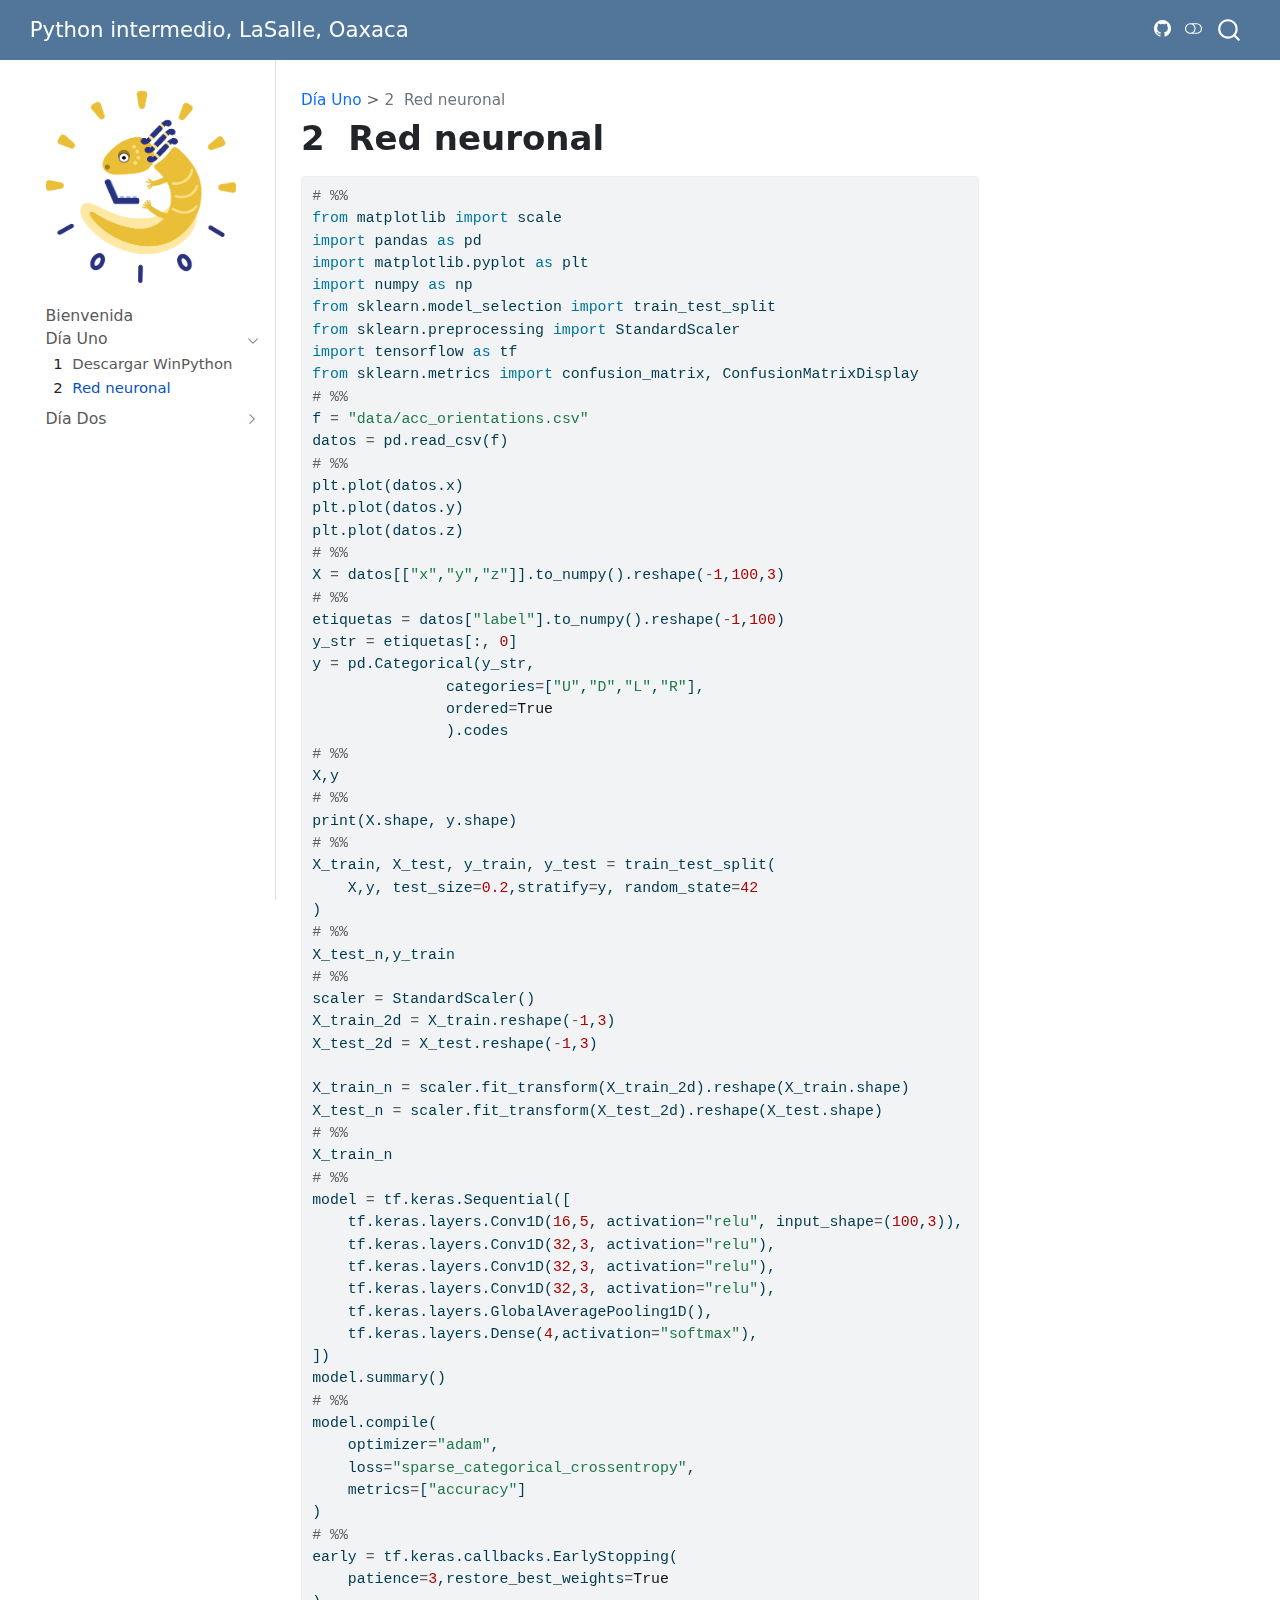
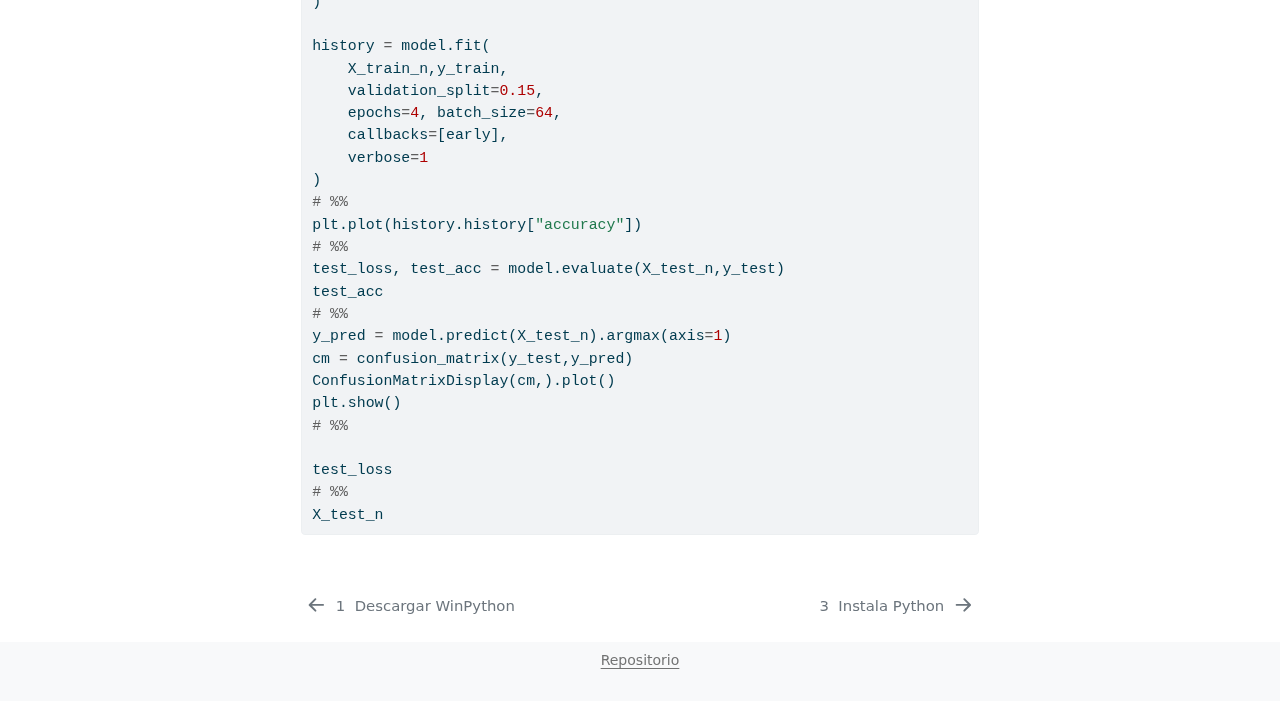
<file: docs/notebooks/01/002_RedNeuronal.html>
<!DOCTYPE html>
<html xmlns="http://www.w3.org/1999/xhtml" lang="es" xml:lang="es"><head>

<meta charset="utf-8">
<meta name="generator" content="quarto-1.7.28">

<meta name="viewport" content="width=device-width, initial-scale=1.0, user-scalable=yes">


<title>2&nbsp; Red neuronal – Python intermedio, LaSalle, Oaxaca</title>
<style>
code{white-space: pre-wrap;}
span.smallcaps{font-variant: small-caps;}
div.columns{display: flex; gap: min(4vw, 1.5em);}
div.column{flex: auto; overflow-x: auto;}
div.hanging-indent{margin-left: 1.5em; text-indent: -1.5em;}
ul.task-list{list-style: none;}
ul.task-list li input[type="checkbox"] {
  width: 0.8em;
  margin: 0 0.8em 0.2em -1em; /* quarto-specific, see https://github.com/quarto-dev/quarto-cli/issues/4556 */ 
  vertical-align: middle;
}
/* CSS for syntax highlighting */
html { -webkit-text-size-adjust: 100%; }
pre > code.sourceCode { white-space: pre; position: relative; }
pre > code.sourceCode > span { display: inline-block; line-height: 1.25; }
pre > code.sourceCode > span:empty { height: 1.2em; }
.sourceCode { overflow: visible; }
code.sourceCode > span { color: inherit; text-decoration: inherit; }
div.sourceCode { margin: 1em 0; }
pre.sourceCode { margin: 0; }
@media screen {
div.sourceCode { overflow: auto; }
}
@media print {
pre > code.sourceCode { white-space: pre-wrap; }
pre > code.sourceCode > span { text-indent: -5em; padding-left: 5em; }
}
pre.numberSource code
  { counter-reset: source-line 0; }
pre.numberSource code > span
  { position: relative; left: -4em; counter-increment: source-line; }
pre.numberSource code > span > a:first-child::before
  { content: counter(source-line);
    position: relative; left: -1em; text-align: right; vertical-align: baseline;
    border: none; display: inline-block;
    -webkit-touch-callout: none; -webkit-user-select: none;
    -khtml-user-select: none; -moz-user-select: none;
    -ms-user-select: none; user-select: none;
    padding: 0 4px; width: 4em;
  }
pre.numberSource { margin-left: 3em;  padding-left: 4px; }
div.sourceCode
  {   }
@media screen {
pre > code.sourceCode > span > a:first-child::before { text-decoration: underline; }
}
</style>


<script src="../../site_libs/quarto-nav/quarto-nav.js"></script>
<script src="../../site_libs/quarto-nav/headroom.min.js"></script>
<script src="../../site_libs/clipboard/clipboard.min.js"></script>
<script src="../../site_libs/quarto-search/autocomplete.umd.js"></script>
<script src="../../site_libs/quarto-search/fuse.min.js"></script>
<script src="../../site_libs/quarto-search/quarto-search.js"></script>
<meta name="quarto:offset" content="../../">
<link href="../../notebooks/02/002_a_Shiny.html" rel="next">
<link href="../../notebooks/01/001_instala_python.html" rel="prev">
<script src="../../site_libs/quarto-html/quarto.js" type="module"></script>
<script src="../../site_libs/quarto-html/tabsets/tabsets.js" type="module"></script>
<script src="../../site_libs/quarto-html/popper.min.js"></script>
<script src="../../site_libs/quarto-html/tippy.umd.min.js"></script>
<script src="../../site_libs/quarto-html/anchor.min.js"></script>
<link href="../../site_libs/quarto-html/tippy.css" rel="stylesheet">
<link href="../../site_libs/quarto-html/quarto-syntax-highlighting-b719d3d4935f2b08311a76135e2bf442.css" rel="stylesheet" class="quarto-color-scheme" id="quarto-text-highlighting-styles">
<link href="../../site_libs/quarto-html/quarto-syntax-highlighting-dark-c8b544e1eab81f7563542c0a8b71d1e9.css" rel="stylesheet" class="quarto-color-scheme quarto-color-alternate" id="quarto-text-highlighting-styles">
<link href="../../site_libs/quarto-html/quarto-syntax-highlighting-b719d3d4935f2b08311a76135e2bf442.css" rel="stylesheet" class="quarto-color-scheme-extra" id="quarto-text-highlighting-styles">
<script src="../../site_libs/bootstrap/bootstrap.min.js"></script>
<link href="../../site_libs/bootstrap/bootstrap-icons.css" rel="stylesheet">
<link href="../../site_libs/bootstrap/bootstrap-e5d69f97ed9339c151c4b8c41cef2060.min.css" rel="stylesheet" append-hash="true" class="quarto-color-scheme" id="quarto-bootstrap" data-mode="light">
<link href="../../site_libs/bootstrap/bootstrap-dark-f1c41e58367ff1f0ef22947f7ab81445.min.css" rel="stylesheet" append-hash="true" class="quarto-color-scheme quarto-color-alternate" id="quarto-bootstrap" data-mode="dark">
<link href="../../site_libs/bootstrap/bootstrap-e5d69f97ed9339c151c4b8c41cef2060.min.css" rel="stylesheet" append-hash="true" class="quarto-color-scheme-extra" id="quarto-bootstrap" data-mode="light">
<script id="quarto-search-options" type="application/json">{
  "location": "navbar",
  "copy-button": false,
  "collapse-after": 3,
  "panel-placement": "end",
  "type": "overlay",
  "limit": 50,
  "keyboard-shortcut": [
    "f",
    "/",
    "s"
  ],
  "show-item-context": false,
  "language": {
    "search-no-results-text": "Sin resultados",
    "search-matching-documents-text": "documentos encontrados",
    "search-copy-link-title": "Copiar el enlace en la búsqueda",
    "search-hide-matches-text": "Ocultar resultados adicionales",
    "search-more-match-text": "resultado adicional en este documento",
    "search-more-matches-text": "resultados adicionales en este documento",
    "search-clear-button-title": "Borrar",
    "search-text-placeholder": "",
    "search-detached-cancel-button-title": "Cancelar",
    "search-submit-button-title": "Enviar",
    "search-label": "Buscar"
  }
}</script>


</head>

<body class="nav-sidebar floating nav-fixed quarto-light"><script id="quarto-html-before-body" type="application/javascript">
    const toggleBodyColorMode = (bsSheetEl) => {
      const mode = bsSheetEl.getAttribute("data-mode");
      const bodyEl = window.document.querySelector("body");
      if (mode === "dark") {
        bodyEl.classList.add("quarto-dark");
        bodyEl.classList.remove("quarto-light");
      } else {
        bodyEl.classList.add("quarto-light");
        bodyEl.classList.remove("quarto-dark");
      }
    }
    const toggleBodyColorPrimary = () => {
      const bsSheetEl = window.document.querySelector("link#quarto-bootstrap:not([rel=disabled-stylesheet])");
      if (bsSheetEl) {
        toggleBodyColorMode(bsSheetEl);
      }
    }
    window.setColorSchemeToggle = (alternate) => {
      const toggles = window.document.querySelectorAll('.quarto-color-scheme-toggle');
      for (let i=0; i < toggles.length; i++) {
        const toggle = toggles[i];
        if (toggle) {
          if (alternate) {
            toggle.classList.add("alternate");
          } else {
            toggle.classList.remove("alternate");
          }
        }
      }
    };
    const toggleColorMode = (alternate) => {
      // Switch the stylesheets
      const primaryStylesheets = window.document.querySelectorAll('link.quarto-color-scheme:not(.quarto-color-alternate)');
      const alternateStylesheets = window.document.querySelectorAll('link.quarto-color-scheme.quarto-color-alternate');
      manageTransitions('#quarto-margin-sidebar .nav-link', false);
      if (alternate) {
        // note: dark is layered on light, we don't disable primary!
        enableStylesheet(alternateStylesheets);
        for (const sheetNode of alternateStylesheets) {
          if (sheetNode.id === "quarto-bootstrap") {
            toggleBodyColorMode(sheetNode);
          }
        }
      } else {
        disableStylesheet(alternateStylesheets);
        enableStylesheet(primaryStylesheets)
        toggleBodyColorPrimary();
      }
      manageTransitions('#quarto-margin-sidebar .nav-link', true);
      // Switch the toggles
      window.setColorSchemeToggle(alternate)
      // Hack to workaround the fact that safari doesn't
      // properly recolor the scrollbar when toggling (#1455)
      if (navigator.userAgent.indexOf('Safari') > 0 && navigator.userAgent.indexOf('Chrome') == -1) {
        manageTransitions("body", false);
        window.scrollTo(0, 1);
        setTimeout(() => {
          window.scrollTo(0, 0);
          manageTransitions("body", true);
        }, 40);
      }
    }
    const disableStylesheet = (stylesheets) => {
      for (let i=0; i < stylesheets.length; i++) {
        const stylesheet = stylesheets[i];
        stylesheet.rel = 'disabled-stylesheet';
      }
    }
    const enableStylesheet = (stylesheets) => {
      for (let i=0; i < stylesheets.length; i++) {
        const stylesheet = stylesheets[i];
        if(stylesheet.rel !== 'stylesheet') { // for Chrome, which will still FOUC without this check
          stylesheet.rel = 'stylesheet';
        }
      }
    }
    const manageTransitions = (selector, allowTransitions) => {
      const els = window.document.querySelectorAll(selector);
      for (let i=0; i < els.length; i++) {
        const el = els[i];
        if (allowTransitions) {
          el.classList.remove('notransition');
        } else {
          el.classList.add('notransition');
        }
      }
    }
    const isFileUrl = () => {
      return window.location.protocol === 'file:';
    }
    window.hasAlternateSentinel = () => {
      let styleSentinel = getColorSchemeSentinel();
      if (styleSentinel !== null) {
        return styleSentinel === "alternate";
      } else {
        return false;
      }
    }
    const setStyleSentinel = (alternate) => {
      const value = alternate ? "alternate" : "default";
      if (!isFileUrl()) {
        window.localStorage.setItem("quarto-color-scheme", value);
      } else {
        localAlternateSentinel = value;
      }
    }
    const getColorSchemeSentinel = () => {
      if (!isFileUrl()) {
        const storageValue = window.localStorage.getItem("quarto-color-scheme");
        return storageValue != null ? storageValue : localAlternateSentinel;
      } else {
        return localAlternateSentinel;
      }
    }
    const toggleGiscusIfUsed = (isAlternate, darkModeDefault) => {
      const baseTheme = document.querySelector('#giscus-base-theme')?.value ?? 'light';
      const alternateTheme = document.querySelector('#giscus-alt-theme')?.value ?? 'dark';
      let newTheme = '';
      if(darkModeDefault) {
        newTheme = isAlternate ? baseTheme : alternateTheme;
      } else {
        newTheme = isAlternate ? alternateTheme : baseTheme;
      }
      const changeGiscusTheme = () => {
        // From: https://github.com/giscus/giscus/issues/336
        const sendMessage = (message) => {
          const iframe = document.querySelector('iframe.giscus-frame');
          if (!iframe) return;
          iframe.contentWindow.postMessage({ giscus: message }, 'https://giscus.app');
        }
        sendMessage({
          setConfig: {
            theme: newTheme
          }
        });
      }
      const isGiscussLoaded = window.document.querySelector('iframe.giscus-frame') !== null;
      if (isGiscussLoaded) {
        changeGiscusTheme();
      }
    };
    const darkModeDefault = false;
      document.querySelector('link#quarto-text-highlighting-styles.quarto-color-scheme-extra').rel = 'disabled-stylesheet';
      document.querySelector('link#quarto-bootstrap.quarto-color-scheme-extra').rel = 'disabled-stylesheet';
    let localAlternateSentinel = darkModeDefault ? 'alternate' : 'default';
    // Dark / light mode switch
    window.quartoToggleColorScheme = () => {
      // Read the current dark / light value
      let toAlternate = !window.hasAlternateSentinel();
      toggleColorMode(toAlternate);
      setStyleSentinel(toAlternate);
      toggleGiscusIfUsed(toAlternate, darkModeDefault);
    };
    // Switch to dark mode if need be
    if (window.hasAlternateSentinel()) {
      toggleColorMode(true);
    } else {
      toggleColorMode(false);
    }
  </script>

<div id="quarto-search-results"></div>
  <header id="quarto-header" class="headroom fixed-top">
    <nav class="navbar navbar-expand-lg " data-bs-theme="dark">
      <div class="navbar-container container-fluid">
      <div class="navbar-brand-container mx-auto">
    <a class="navbar-brand" href="../../index.html">
    <span class="navbar-title">Python intermedio, LaSalle, Oaxaca</span>
    </a>
  </div>
        <div class="quarto-navbar-tools tools-end">
    <a href="https://github.com/altamarmx/python-basico-lasalle/" title="Ejecutar el código" class="quarto-navigation-tool px-1" aria-label="Ejecutar el código"><i class="bi bi-github"></i></a>
  <a href="" class="quarto-color-scheme-toggle quarto-navigation-tool  px-1" onclick="window.quartoToggleColorScheme(); return false;" title="Alternar modo oscuro"><i class="bi"></i></a>
</div>
          <div id="quarto-search" class="" title="Buscar"></div>
      </div> <!-- /container-fluid -->
    </nav>
  <nav class="quarto-secondary-nav">
    <div class="container-fluid d-flex">
      <button type="button" class="quarto-btn-toggle btn" data-bs-toggle="collapse" role="button" data-bs-target=".quarto-sidebar-collapse-item" aria-controls="quarto-sidebar" aria-expanded="false" aria-label="Alternar barra lateral" onclick="if (window.quartoToggleHeadroom) { window.quartoToggleHeadroom(); }">
        <i class="bi bi-layout-text-sidebar-reverse"></i>
      </button>
        <nav class="quarto-page-breadcrumbs" aria-label="breadcrumb"><ol class="breadcrumb"><li class="breadcrumb-item"><a href="../../notebooks/01/001_instala_python.html">Día Uno</a></li><li class="breadcrumb-item"><a href="../../notebooks/01/002_RedNeuronal.html"><span class="chapter-number">2</span>&nbsp; <span class="chapter-title">Red neuronal</span></a></li></ol></nav>
        <a class="flex-grow-1" role="navigation" data-bs-toggle="collapse" data-bs-target=".quarto-sidebar-collapse-item" aria-controls="quarto-sidebar" aria-expanded="false" aria-label="Alternar barra lateral" onclick="if (window.quartoToggleHeadroom) { window.quartoToggleHeadroom(); }">      
        </a>
    </div>
  </nav>
</header>
<!-- content -->
<div id="quarto-content" class="quarto-container page-columns page-rows-contents page-layout-article page-navbar">
<!-- sidebar -->
  <nav id="quarto-sidebar" class="sidebar collapse collapse-horizontal quarto-sidebar-collapse-item sidebar-navigation floating overflow-auto">
    <div class="pt-lg-2 mt-2 text-left sidebar-header sidebar-header-stacked">
      <a href="../../index.html" class="sidebar-logo-link">
      <img src="../../img/logo_ier.png" alt="" class="sidebar-logo py-0 d-lg-inline d-none">
      </a>
      </div>
    <div class="sidebar-menu-container"> 
    <ul class="list-unstyled mt-1">
        <li class="sidebar-item">
  <div class="sidebar-item-container"> 
  <a href="../../index.html" class="sidebar-item-text sidebar-link">
 <span class="menu-text">Bienvenida</span></a>
  </div>
</li>
        <li class="sidebar-item sidebar-item-section">
      <div class="sidebar-item-container"> 
            <a class="sidebar-item-text sidebar-link text-start" data-bs-toggle="collapse" data-bs-target="#quarto-sidebar-section-1" role="navigation" aria-expanded="true">
 <span class="menu-text">Día Uno</span></a>
          <a class="sidebar-item-toggle text-start" data-bs-toggle="collapse" data-bs-target="#quarto-sidebar-section-1" role="navigation" aria-expanded="true" aria-label="Alternar sección">
            <i class="bi bi-chevron-right ms-2"></i>
          </a> 
      </div>
      <ul id="quarto-sidebar-section-1" class="collapse list-unstyled sidebar-section depth1 show">  
          <li class="sidebar-item">
  <div class="sidebar-item-container"> 
  <a href="../../notebooks/01/001_instala_python.html" class="sidebar-item-text sidebar-link">
 <span class="menu-text"><span class="chapter-number">1</span>&nbsp; <span class="chapter-title">Descargar WinPython</span></span></a>
  </div>
</li>
          <li class="sidebar-item">
  <div class="sidebar-item-container"> 
  <a href="../../notebooks/01/002_RedNeuronal.html" class="sidebar-item-text sidebar-link active">
 <span class="menu-text"><span class="chapter-number">2</span>&nbsp; <span class="chapter-title">Red neuronal</span></span></a>
  </div>
</li>
      </ul>
  </li>
        <li class="sidebar-item sidebar-item-section">
      <div class="sidebar-item-container"> 
            <a class="sidebar-item-text sidebar-link text-start collapsed" data-bs-toggle="collapse" data-bs-target="#quarto-sidebar-section-2" role="navigation" aria-expanded="false">
 <span class="menu-text">Día Dos</span></a>
          <a class="sidebar-item-toggle text-start collapsed" data-bs-toggle="collapse" data-bs-target="#quarto-sidebar-section-2" role="navigation" aria-expanded="false" aria-label="Alternar sección">
            <i class="bi bi-chevron-right ms-2"></i>
          </a> 
      </div>
      <ul id="quarto-sidebar-section-2" class="collapse list-unstyled sidebar-section depth1 ">  
          <li class="sidebar-item">
  <div class="sidebar-item-container"> 
  <a href="../../notebooks/02/002_a_Shiny.html" class="sidebar-item-text sidebar-link">
 <span class="menu-text"><span class="chapter-number">3</span>&nbsp; <span class="chapter-title">Instala Python</span></span></a>
  </div>
</li>
      </ul>
  </li>
    </ul>
    </div>
</nav>
<div id="quarto-sidebar-glass" class="quarto-sidebar-collapse-item" data-bs-toggle="collapse" data-bs-target=".quarto-sidebar-collapse-item"></div>
<!-- margin-sidebar -->
    <div id="quarto-margin-sidebar" class="sidebar margin-sidebar zindex-bottom">
        
    </div>
<!-- main -->
<main class="content" id="quarto-document-content">


<header id="title-block-header" class="quarto-title-block default"><nav class="quarto-page-breadcrumbs quarto-title-breadcrumbs d-none d-lg-block" aria-label="breadcrumb"><ol class="breadcrumb"><li class="breadcrumb-item"><a href="../../notebooks/01/001_instala_python.html">Día Uno</a></li><li class="breadcrumb-item"><a href="../../notebooks/01/002_RedNeuronal.html"><span class="chapter-number">2</span>&nbsp; <span class="chapter-title">Red neuronal</span></a></li></ol></nav>
<div class="quarto-title">
<h1 class="title"><span class="chapter-number">2</span>&nbsp; <span class="chapter-title">Red neuronal</span></h1>
</div>



<div class="quarto-title-meta">

    
  
    
  </div>
  


</header>


<div class="sourceCode" id="cb1"><pre class="sourceCode python code-with-copy"><code class="sourceCode python"><span id="cb1-1"><a href="#cb1-1" aria-hidden="true" tabindex="-1"></a><span class="co"># %%</span></span>
<span id="cb1-2"><a href="#cb1-2" aria-hidden="true" tabindex="-1"></a><span class="im">from</span> matplotlib <span class="im">import</span> scale</span>
<span id="cb1-3"><a href="#cb1-3" aria-hidden="true" tabindex="-1"></a><span class="im">import</span> pandas <span class="im">as</span> pd</span>
<span id="cb1-4"><a href="#cb1-4" aria-hidden="true" tabindex="-1"></a><span class="im">import</span> matplotlib.pyplot <span class="im">as</span> plt</span>
<span id="cb1-5"><a href="#cb1-5" aria-hidden="true" tabindex="-1"></a><span class="im">import</span> numpy <span class="im">as</span> np</span>
<span id="cb1-6"><a href="#cb1-6" aria-hidden="true" tabindex="-1"></a><span class="im">from</span> sklearn.model_selection <span class="im">import</span> train_test_split</span>
<span id="cb1-7"><a href="#cb1-7" aria-hidden="true" tabindex="-1"></a><span class="im">from</span> sklearn.preprocessing <span class="im">import</span> StandardScaler</span>
<span id="cb1-8"><a href="#cb1-8" aria-hidden="true" tabindex="-1"></a><span class="im">import</span> tensorflow <span class="im">as</span> tf</span>
<span id="cb1-9"><a href="#cb1-9" aria-hidden="true" tabindex="-1"></a><span class="im">from</span> sklearn.metrics <span class="im">import</span> confusion_matrix, ConfusionMatrixDisplay</span>
<span id="cb1-10"><a href="#cb1-10" aria-hidden="true" tabindex="-1"></a><span class="co"># %%</span></span>
<span id="cb1-11"><a href="#cb1-11" aria-hidden="true" tabindex="-1"></a>f <span class="op">=</span> <span class="st">"data/acc_orientations.csv"</span></span>
<span id="cb1-12"><a href="#cb1-12" aria-hidden="true" tabindex="-1"></a>datos <span class="op">=</span> pd.read_csv(f)</span>
<span id="cb1-13"><a href="#cb1-13" aria-hidden="true" tabindex="-1"></a><span class="co"># %% </span></span>
<span id="cb1-14"><a href="#cb1-14" aria-hidden="true" tabindex="-1"></a>plt.plot(datos.x)</span>
<span id="cb1-15"><a href="#cb1-15" aria-hidden="true" tabindex="-1"></a>plt.plot(datos.y)</span>
<span id="cb1-16"><a href="#cb1-16" aria-hidden="true" tabindex="-1"></a>plt.plot(datos.z)</span>
<span id="cb1-17"><a href="#cb1-17" aria-hidden="true" tabindex="-1"></a><span class="co"># %%</span></span>
<span id="cb1-18"><a href="#cb1-18" aria-hidden="true" tabindex="-1"></a>X <span class="op">=</span> datos[[<span class="st">"x"</span>,<span class="st">"y"</span>,<span class="st">"z"</span>]].to_numpy().reshape(<span class="op">-</span><span class="dv">1</span>,<span class="dv">100</span>,<span class="dv">3</span>)</span>
<span id="cb1-19"><a href="#cb1-19" aria-hidden="true" tabindex="-1"></a><span class="co"># %%</span></span>
<span id="cb1-20"><a href="#cb1-20" aria-hidden="true" tabindex="-1"></a>etiquetas <span class="op">=</span> datos[<span class="st">"label"</span>].to_numpy().reshape(<span class="op">-</span><span class="dv">1</span>,<span class="dv">100</span>)</span>
<span id="cb1-21"><a href="#cb1-21" aria-hidden="true" tabindex="-1"></a>y_str <span class="op">=</span> etiquetas[:, <span class="dv">0</span>]</span>
<span id="cb1-22"><a href="#cb1-22" aria-hidden="true" tabindex="-1"></a>y <span class="op">=</span> pd.Categorical(y_str,</span>
<span id="cb1-23"><a href="#cb1-23" aria-hidden="true" tabindex="-1"></a>               categories<span class="op">=</span>[<span class="st">"U"</span>,<span class="st">"D"</span>,<span class="st">"L"</span>,<span class="st">"R"</span>],</span>
<span id="cb1-24"><a href="#cb1-24" aria-hidden="true" tabindex="-1"></a>               ordered<span class="op">=</span><span class="va">True</span></span>
<span id="cb1-25"><a href="#cb1-25" aria-hidden="true" tabindex="-1"></a>               ).codes</span>
<span id="cb1-26"><a href="#cb1-26" aria-hidden="true" tabindex="-1"></a><span class="co"># %%</span></span>
<span id="cb1-27"><a href="#cb1-27" aria-hidden="true" tabindex="-1"></a>X,y</span>
<span id="cb1-28"><a href="#cb1-28" aria-hidden="true" tabindex="-1"></a><span class="co"># %%</span></span>
<span id="cb1-29"><a href="#cb1-29" aria-hidden="true" tabindex="-1"></a><span class="bu">print</span>(X.shape, y.shape)</span>
<span id="cb1-30"><a href="#cb1-30" aria-hidden="true" tabindex="-1"></a><span class="co"># %%</span></span>
<span id="cb1-31"><a href="#cb1-31" aria-hidden="true" tabindex="-1"></a>X_train, X_test, y_train, y_test <span class="op">=</span> train_test_split(</span>
<span id="cb1-32"><a href="#cb1-32" aria-hidden="true" tabindex="-1"></a>    X,y, test_size<span class="op">=</span><span class="fl">0.2</span>,stratify<span class="op">=</span>y, random_state<span class="op">=</span><span class="dv">42</span></span>
<span id="cb1-33"><a href="#cb1-33" aria-hidden="true" tabindex="-1"></a>)</span>
<span id="cb1-34"><a href="#cb1-34" aria-hidden="true" tabindex="-1"></a><span class="co"># %%</span></span>
<span id="cb1-35"><a href="#cb1-35" aria-hidden="true" tabindex="-1"></a>X_test_n,y_train</span>
<span id="cb1-36"><a href="#cb1-36" aria-hidden="true" tabindex="-1"></a><span class="co"># %%</span></span>
<span id="cb1-37"><a href="#cb1-37" aria-hidden="true" tabindex="-1"></a>scaler <span class="op">=</span> StandardScaler()</span>
<span id="cb1-38"><a href="#cb1-38" aria-hidden="true" tabindex="-1"></a>X_train_2d <span class="op">=</span> X_train.reshape(<span class="op">-</span><span class="dv">1</span>,<span class="dv">3</span>)</span>
<span id="cb1-39"><a href="#cb1-39" aria-hidden="true" tabindex="-1"></a>X_test_2d <span class="op">=</span> X_test.reshape(<span class="op">-</span><span class="dv">1</span>,<span class="dv">3</span>)</span>
<span id="cb1-40"><a href="#cb1-40" aria-hidden="true" tabindex="-1"></a></span>
<span id="cb1-41"><a href="#cb1-41" aria-hidden="true" tabindex="-1"></a>X_train_n <span class="op">=</span> scaler.fit_transform(X_train_2d).reshape(X_train.shape)</span>
<span id="cb1-42"><a href="#cb1-42" aria-hidden="true" tabindex="-1"></a>X_test_n <span class="op">=</span> scaler.fit_transform(X_test_2d).reshape(X_test.shape)</span>
<span id="cb1-43"><a href="#cb1-43" aria-hidden="true" tabindex="-1"></a><span class="co"># %%</span></span>
<span id="cb1-44"><a href="#cb1-44" aria-hidden="true" tabindex="-1"></a>X_train_n</span>
<span id="cb1-45"><a href="#cb1-45" aria-hidden="true" tabindex="-1"></a><span class="co"># %%</span></span>
<span id="cb1-46"><a href="#cb1-46" aria-hidden="true" tabindex="-1"></a>model <span class="op">=</span> tf.keras.Sequential([ </span>
<span id="cb1-47"><a href="#cb1-47" aria-hidden="true" tabindex="-1"></a>    tf.keras.layers.Conv1D(<span class="dv">16</span>,<span class="dv">5</span>, activation<span class="op">=</span><span class="st">"relu"</span>, input_shape<span class="op">=</span>(<span class="dv">100</span>,<span class="dv">3</span>)),</span>
<span id="cb1-48"><a href="#cb1-48" aria-hidden="true" tabindex="-1"></a>    tf.keras.layers.Conv1D(<span class="dv">32</span>,<span class="dv">3</span>, activation<span class="op">=</span><span class="st">"relu"</span>),</span>
<span id="cb1-49"><a href="#cb1-49" aria-hidden="true" tabindex="-1"></a>    tf.keras.layers.Conv1D(<span class="dv">32</span>,<span class="dv">3</span>, activation<span class="op">=</span><span class="st">"relu"</span>),</span>
<span id="cb1-50"><a href="#cb1-50" aria-hidden="true" tabindex="-1"></a>    tf.keras.layers.Conv1D(<span class="dv">32</span>,<span class="dv">3</span>, activation<span class="op">=</span><span class="st">"relu"</span>),</span>
<span id="cb1-51"><a href="#cb1-51" aria-hidden="true" tabindex="-1"></a>    tf.keras.layers.GlobalAveragePooling1D(),</span>
<span id="cb1-52"><a href="#cb1-52" aria-hidden="true" tabindex="-1"></a>    tf.keras.layers.Dense(<span class="dv">4</span>,activation<span class="op">=</span><span class="st">"softmax"</span>),</span>
<span id="cb1-53"><a href="#cb1-53" aria-hidden="true" tabindex="-1"></a>])</span>
<span id="cb1-54"><a href="#cb1-54" aria-hidden="true" tabindex="-1"></a>model.summary()</span>
<span id="cb1-55"><a href="#cb1-55" aria-hidden="true" tabindex="-1"></a><span class="co"># %%</span></span>
<span id="cb1-56"><a href="#cb1-56" aria-hidden="true" tabindex="-1"></a>model.<span class="bu">compile</span>(</span>
<span id="cb1-57"><a href="#cb1-57" aria-hidden="true" tabindex="-1"></a>    optimizer<span class="op">=</span><span class="st">"adam"</span>,</span>
<span id="cb1-58"><a href="#cb1-58" aria-hidden="true" tabindex="-1"></a>    loss<span class="op">=</span><span class="st">"sparse_categorical_crossentropy"</span>,</span>
<span id="cb1-59"><a href="#cb1-59" aria-hidden="true" tabindex="-1"></a>    metrics<span class="op">=</span>[<span class="st">"accuracy"</span>]</span>
<span id="cb1-60"><a href="#cb1-60" aria-hidden="true" tabindex="-1"></a>)</span>
<span id="cb1-61"><a href="#cb1-61" aria-hidden="true" tabindex="-1"></a><span class="co"># %%</span></span>
<span id="cb1-62"><a href="#cb1-62" aria-hidden="true" tabindex="-1"></a>early <span class="op">=</span> tf.keras.callbacks.EarlyStopping(</span>
<span id="cb1-63"><a href="#cb1-63" aria-hidden="true" tabindex="-1"></a>    patience<span class="op">=</span><span class="dv">3</span>,restore_best_weights<span class="op">=</span><span class="va">True</span></span>
<span id="cb1-64"><a href="#cb1-64" aria-hidden="true" tabindex="-1"></a>)</span>
<span id="cb1-65"><a href="#cb1-65" aria-hidden="true" tabindex="-1"></a></span>
<span id="cb1-66"><a href="#cb1-66" aria-hidden="true" tabindex="-1"></a>history <span class="op">=</span> model.fit(</span>
<span id="cb1-67"><a href="#cb1-67" aria-hidden="true" tabindex="-1"></a>    X_train_n,y_train,</span>
<span id="cb1-68"><a href="#cb1-68" aria-hidden="true" tabindex="-1"></a>    validation_split<span class="op">=</span><span class="fl">0.15</span>,</span>
<span id="cb1-69"><a href="#cb1-69" aria-hidden="true" tabindex="-1"></a>    epochs<span class="op">=</span><span class="dv">4</span>, batch_size<span class="op">=</span><span class="dv">64</span>,</span>
<span id="cb1-70"><a href="#cb1-70" aria-hidden="true" tabindex="-1"></a>    callbacks<span class="op">=</span>[early],</span>
<span id="cb1-71"><a href="#cb1-71" aria-hidden="true" tabindex="-1"></a>    verbose<span class="op">=</span><span class="dv">1</span></span>
<span id="cb1-72"><a href="#cb1-72" aria-hidden="true" tabindex="-1"></a>)</span>
<span id="cb1-73"><a href="#cb1-73" aria-hidden="true" tabindex="-1"></a><span class="co"># %%</span></span>
<span id="cb1-74"><a href="#cb1-74" aria-hidden="true" tabindex="-1"></a>plt.plot(history.history[<span class="st">"accuracy"</span>])</span>
<span id="cb1-75"><a href="#cb1-75" aria-hidden="true" tabindex="-1"></a><span class="co"># %%</span></span>
<span id="cb1-76"><a href="#cb1-76" aria-hidden="true" tabindex="-1"></a>test_loss, test_acc <span class="op">=</span> model.evaluate(X_test_n,y_test)</span>
<span id="cb1-77"><a href="#cb1-77" aria-hidden="true" tabindex="-1"></a>test_acc</span>
<span id="cb1-78"><a href="#cb1-78" aria-hidden="true" tabindex="-1"></a><span class="co"># %%</span></span>
<span id="cb1-79"><a href="#cb1-79" aria-hidden="true" tabindex="-1"></a>y_pred <span class="op">=</span> model.predict(X_test_n).argmax(axis<span class="op">=</span><span class="dv">1</span>)</span>
<span id="cb1-80"><a href="#cb1-80" aria-hidden="true" tabindex="-1"></a>cm <span class="op">=</span> confusion_matrix(y_test,y_pred)</span>
<span id="cb1-81"><a href="#cb1-81" aria-hidden="true" tabindex="-1"></a>ConfusionMatrixDisplay(cm,).plot()</span>
<span id="cb1-82"><a href="#cb1-82" aria-hidden="true" tabindex="-1"></a>plt.show()</span>
<span id="cb1-83"><a href="#cb1-83" aria-hidden="true" tabindex="-1"></a><span class="co"># %%</span></span>
<span id="cb1-84"><a href="#cb1-84" aria-hidden="true" tabindex="-1"></a></span>
<span id="cb1-85"><a href="#cb1-85" aria-hidden="true" tabindex="-1"></a>test_loss</span>
<span id="cb1-86"><a href="#cb1-86" aria-hidden="true" tabindex="-1"></a><span class="co"># %%</span></span>
<span id="cb1-87"><a href="#cb1-87" aria-hidden="true" tabindex="-1"></a>X_test_n</span></code><button title="Copiar al portapapeles" class="code-copy-button"><i class="bi"></i></button></pre></div>



</main> <!-- /main -->
<script id="quarto-html-after-body" type="application/javascript">
  window.document.addEventListener("DOMContentLoaded", function (event) {
    // Ensure there is a toggle, if there isn't float one in the top right
    if (window.document.querySelector('.quarto-color-scheme-toggle') === null) {
      const a = window.document.createElement('a');
      a.classList.add('top-right');
      a.classList.add('quarto-color-scheme-toggle');
      a.href = "";
      a.onclick = function() { try { window.quartoToggleColorScheme(); } catch {} return false; };
      const i = window.document.createElement("i");
      i.classList.add('bi');
      a.appendChild(i);
      window.document.body.appendChild(a);
    }
    window.setColorSchemeToggle(window.hasAlternateSentinel())
    const icon = "";
    const anchorJS = new window.AnchorJS();
    anchorJS.options = {
      placement: 'right',
      icon: icon
    };
    anchorJS.add('.anchored');
    const isCodeAnnotation = (el) => {
      for (const clz of el.classList) {
        if (clz.startsWith('code-annotation-')) {                     
          return true;
        }
      }
      return false;
    }
    const onCopySuccess = function(e) {
      // button target
      const button = e.trigger;
      // don't keep focus
      button.blur();
      // flash "checked"
      button.classList.add('code-copy-button-checked');
      var currentTitle = button.getAttribute("title");
      button.setAttribute("title", "Copiado");
      let tooltip;
      if (window.bootstrap) {
        button.setAttribute("data-bs-toggle", "tooltip");
        button.setAttribute("data-bs-placement", "left");
        button.setAttribute("data-bs-title", "Copiado");
        tooltip = new bootstrap.Tooltip(button, 
          { trigger: "manual", 
            customClass: "code-copy-button-tooltip",
            offset: [0, -8]});
        tooltip.show();    
      }
      setTimeout(function() {
        if (tooltip) {
          tooltip.hide();
          button.removeAttribute("data-bs-title");
          button.removeAttribute("data-bs-toggle");
          button.removeAttribute("data-bs-placement");
        }
        button.setAttribute("title", currentTitle);
        button.classList.remove('code-copy-button-checked');
      }, 1000);
      // clear code selection
      e.clearSelection();
    }
    const getTextToCopy = function(trigger) {
        const codeEl = trigger.previousElementSibling.cloneNode(true);
        for (const childEl of codeEl.children) {
          if (isCodeAnnotation(childEl)) {
            childEl.remove();
          }
        }
        return codeEl.innerText;
    }
    const clipboard = new window.ClipboardJS('.code-copy-button:not([data-in-quarto-modal])', {
      text: getTextToCopy
    });
    clipboard.on('success', onCopySuccess);
    if (window.document.getElementById('quarto-embedded-source-code-modal')) {
      const clipboardModal = new window.ClipboardJS('.code-copy-button[data-in-quarto-modal]', {
        text: getTextToCopy,
        container: window.document.getElementById('quarto-embedded-source-code-modal')
      });
      clipboardModal.on('success', onCopySuccess);
    }
      var localhostRegex = new RegExp(/^(?:http|https):\/\/localhost\:?[0-9]*\//);
      var mailtoRegex = new RegExp(/^mailto:/);
        var filterRegex = new RegExp('/' + window.location.host + '/');
      var isInternal = (href) => {
          return filterRegex.test(href) || localhostRegex.test(href) || mailtoRegex.test(href);
      }
      // Inspect non-navigation links and adorn them if external
     var links = window.document.querySelectorAll('a[href]:not(.nav-link):not(.navbar-brand):not(.toc-action):not(.sidebar-link):not(.sidebar-item-toggle):not(.pagination-link):not(.no-external):not([aria-hidden]):not(.dropdown-item):not(.quarto-navigation-tool):not(.about-link)');
      for (var i=0; i<links.length; i++) {
        const link = links[i];
        if (!isInternal(link.href)) {
          // undo the damage that might have been done by quarto-nav.js in the case of
          // links that we want to consider external
          if (link.dataset.originalHref !== undefined) {
            link.href = link.dataset.originalHref;
          }
        }
      }
    function tippyHover(el, contentFn, onTriggerFn, onUntriggerFn) {
      const config = {
        allowHTML: true,
        maxWidth: 500,
        delay: 100,
        arrow: false,
        appendTo: function(el) {
            return el.parentElement;
        },
        interactive: true,
        interactiveBorder: 10,
        theme: 'quarto',
        placement: 'bottom-start',
      };
      if (contentFn) {
        config.content = contentFn;
      }
      if (onTriggerFn) {
        config.onTrigger = onTriggerFn;
      }
      if (onUntriggerFn) {
        config.onUntrigger = onUntriggerFn;
      }
      window.tippy(el, config); 
    }
    const noterefs = window.document.querySelectorAll('a[role="doc-noteref"]');
    for (var i=0; i<noterefs.length; i++) {
      const ref = noterefs[i];
      tippyHover(ref, function() {
        // use id or data attribute instead here
        let href = ref.getAttribute('data-footnote-href') || ref.getAttribute('href');
        try { href = new URL(href).hash; } catch {}
        const id = href.replace(/^#\/?/, "");
        const note = window.document.getElementById(id);
        if (note) {
          return note.innerHTML;
        } else {
          return "";
        }
      });
    }
    const xrefs = window.document.querySelectorAll('a.quarto-xref');
    const processXRef = (id, note) => {
      // Strip column container classes
      const stripColumnClz = (el) => {
        el.classList.remove("page-full", "page-columns");
        if (el.children) {
          for (const child of el.children) {
            stripColumnClz(child);
          }
        }
      }
      stripColumnClz(note)
      if (id === null || id.startsWith('sec-')) {
        // Special case sections, only their first couple elements
        const container = document.createElement("div");
        if (note.children && note.children.length > 2) {
          container.appendChild(note.children[0].cloneNode(true));
          for (let i = 1; i < note.children.length; i++) {
            const child = note.children[i];
            if (child.tagName === "P" && child.innerText === "") {
              continue;
            } else {
              container.appendChild(child.cloneNode(true));
              break;
            }
          }
          if (window.Quarto?.typesetMath) {
            window.Quarto.typesetMath(container);
          }
          return container.innerHTML
        } else {
          if (window.Quarto?.typesetMath) {
            window.Quarto.typesetMath(note);
          }
          return note.innerHTML;
        }
      } else {
        // Remove any anchor links if they are present
        const anchorLink = note.querySelector('a.anchorjs-link');
        if (anchorLink) {
          anchorLink.remove();
        }
        if (window.Quarto?.typesetMath) {
          window.Quarto.typesetMath(note);
        }
        if (note.classList.contains("callout")) {
          return note.outerHTML;
        } else {
          return note.innerHTML;
        }
      }
    }
    for (var i=0; i<xrefs.length; i++) {
      const xref = xrefs[i];
      tippyHover(xref, undefined, function(instance) {
        instance.disable();
        let url = xref.getAttribute('href');
        let hash = undefined; 
        if (url.startsWith('#')) {
          hash = url;
        } else {
          try { hash = new URL(url).hash; } catch {}
        }
        if (hash) {
          const id = hash.replace(/^#\/?/, "");
          const note = window.document.getElementById(id);
          if (note !== null) {
            try {
              const html = processXRef(id, note.cloneNode(true));
              instance.setContent(html);
            } finally {
              instance.enable();
              instance.show();
            }
          } else {
            // See if we can fetch this
            fetch(url.split('#')[0])
            .then(res => res.text())
            .then(html => {
              const parser = new DOMParser();
              const htmlDoc = parser.parseFromString(html, "text/html");
              const note = htmlDoc.getElementById(id);
              if (note !== null) {
                const html = processXRef(id, note);
                instance.setContent(html);
              } 
            }).finally(() => {
              instance.enable();
              instance.show();
            });
          }
        } else {
          // See if we can fetch a full url (with no hash to target)
          // This is a special case and we should probably do some content thinning / targeting
          fetch(url)
          .then(res => res.text())
          .then(html => {
            const parser = new DOMParser();
            const htmlDoc = parser.parseFromString(html, "text/html");
            const note = htmlDoc.querySelector('main.content');
            if (note !== null) {
              // This should only happen for chapter cross references
              // (since there is no id in the URL)
              // remove the first header
              if (note.children.length > 0 && note.children[0].tagName === "HEADER") {
                note.children[0].remove();
              }
              const html = processXRef(null, note);
              instance.setContent(html);
            } 
          }).finally(() => {
            instance.enable();
            instance.show();
          });
        }
      }, function(instance) {
      });
    }
        let selectedAnnoteEl;
        const selectorForAnnotation = ( cell, annotation) => {
          let cellAttr = 'data-code-cell="' + cell + '"';
          let lineAttr = 'data-code-annotation="' +  annotation + '"';
          const selector = 'span[' + cellAttr + '][' + lineAttr + ']';
          return selector;
        }
        const selectCodeLines = (annoteEl) => {
          const doc = window.document;
          const targetCell = annoteEl.getAttribute("data-target-cell");
          const targetAnnotation = annoteEl.getAttribute("data-target-annotation");
          const annoteSpan = window.document.querySelector(selectorForAnnotation(targetCell, targetAnnotation));
          const lines = annoteSpan.getAttribute("data-code-lines").split(",");
          const lineIds = lines.map((line) => {
            return targetCell + "-" + line;
          })
          let top = null;
          let height = null;
          let parent = null;
          if (lineIds.length > 0) {
              //compute the position of the single el (top and bottom and make a div)
              const el = window.document.getElementById(lineIds[0]);
              top = el.offsetTop;
              height = el.offsetHeight;
              parent = el.parentElement.parentElement;
            if (lineIds.length > 1) {
              const lastEl = window.document.getElementById(lineIds[lineIds.length - 1]);
              const bottom = lastEl.offsetTop + lastEl.offsetHeight;
              height = bottom - top;
            }
            if (top !== null && height !== null && parent !== null) {
              // cook up a div (if necessary) and position it 
              let div = window.document.getElementById("code-annotation-line-highlight");
              if (div === null) {
                div = window.document.createElement("div");
                div.setAttribute("id", "code-annotation-line-highlight");
                div.style.position = 'absolute';
                parent.appendChild(div);
              }
              div.style.top = top - 2 + "px";
              div.style.height = height + 4 + "px";
              div.style.left = 0;
              let gutterDiv = window.document.getElementById("code-annotation-line-highlight-gutter");
              if (gutterDiv === null) {
                gutterDiv = window.document.createElement("div");
                gutterDiv.setAttribute("id", "code-annotation-line-highlight-gutter");
                gutterDiv.style.position = 'absolute';
                const codeCell = window.document.getElementById(targetCell);
                const gutter = codeCell.querySelector('.code-annotation-gutter');
                gutter.appendChild(gutterDiv);
              }
              gutterDiv.style.top = top - 2 + "px";
              gutterDiv.style.height = height + 4 + "px";
            }
            selectedAnnoteEl = annoteEl;
          }
        };
        const unselectCodeLines = () => {
          const elementsIds = ["code-annotation-line-highlight", "code-annotation-line-highlight-gutter"];
          elementsIds.forEach((elId) => {
            const div = window.document.getElementById(elId);
            if (div) {
              div.remove();
            }
          });
          selectedAnnoteEl = undefined;
        };
          // Handle positioning of the toggle
      window.addEventListener(
        "resize",
        throttle(() => {
          elRect = undefined;
          if (selectedAnnoteEl) {
            selectCodeLines(selectedAnnoteEl);
          }
        }, 10)
      );
      function throttle(fn, ms) {
      let throttle = false;
      let timer;
        return (...args) => {
          if(!throttle) { // first call gets through
              fn.apply(this, args);
              throttle = true;
          } else { // all the others get throttled
              if(timer) clearTimeout(timer); // cancel #2
              timer = setTimeout(() => {
                fn.apply(this, args);
                timer = throttle = false;
              }, ms);
          }
        };
      }
        // Attach click handler to the DT
        const annoteDls = window.document.querySelectorAll('dt[data-target-cell]');
        for (const annoteDlNode of annoteDls) {
          annoteDlNode.addEventListener('click', (event) => {
            const clickedEl = event.target;
            if (clickedEl !== selectedAnnoteEl) {
              unselectCodeLines();
              const activeEl = window.document.querySelector('dt[data-target-cell].code-annotation-active');
              if (activeEl) {
                activeEl.classList.remove('code-annotation-active');
              }
              selectCodeLines(clickedEl);
              clickedEl.classList.add('code-annotation-active');
            } else {
              // Unselect the line
              unselectCodeLines();
              clickedEl.classList.remove('code-annotation-active');
            }
          });
        }
    const findCites = (el) => {
      const parentEl = el.parentElement;
      if (parentEl) {
        const cites = parentEl.dataset.cites;
        if (cites) {
          return {
            el,
            cites: cites.split(' ')
          };
        } else {
          return findCites(el.parentElement)
        }
      } else {
        return undefined;
      }
    };
    var bibliorefs = window.document.querySelectorAll('a[role="doc-biblioref"]');
    for (var i=0; i<bibliorefs.length; i++) {
      const ref = bibliorefs[i];
      const citeInfo = findCites(ref);
      if (citeInfo) {
        tippyHover(citeInfo.el, function() {
          var popup = window.document.createElement('div');
          citeInfo.cites.forEach(function(cite) {
            var citeDiv = window.document.createElement('div');
            citeDiv.classList.add('hanging-indent');
            citeDiv.classList.add('csl-entry');
            var biblioDiv = window.document.getElementById('ref-' + cite);
            if (biblioDiv) {
              citeDiv.innerHTML = biblioDiv.innerHTML;
            }
            popup.appendChild(citeDiv);
          });
          return popup.innerHTML;
        });
      }
    }
  });
  </script>
<nav class="page-navigation">
  <div class="nav-page nav-page-previous">
      <a href="../../notebooks/01/001_instala_python.html" class="pagination-link" aria-label="Descargar WinPython">
        <i class="bi bi-arrow-left-short"></i> <span class="nav-page-text"><span class="chapter-number">1</span>&nbsp; <span class="chapter-title">Descargar WinPython</span></span>
      </a>          
  </div>
  <div class="nav-page nav-page-next">
      <a href="../../notebooks/02/002_a_Shiny.html" class="pagination-link" aria-label="Instala Python">
        <span class="nav-page-text"><span class="chapter-number">3</span>&nbsp; <span class="chapter-title">Instala Python</span></span> <i class="bi bi-arrow-right-short"></i>
      </a>
  </div>
</nav>
</div> <!-- /content -->
<footer class="footer">
  <div class="nav-footer">
    <div class="nav-footer-left">
      &nbsp;
    </div>   
    <div class="nav-footer-center">
<p><a href="https://github.com/altamarmx/analista">Repositorio</a></p>
</div>
    <div class="nav-footer-right">
      &nbsp;
    </div>
  </div>
</footer>




</body></html>
</file>
<file: docs/site_libs/quarto-html/tippy.css>
.tippy-box[data-animation=fade][data-state=hidden]{opacity:0}[data-tippy-root]{max-width:calc(100vw - 10px)}.tippy-box{position:relative;background-color:#333;color:#fff;border-radius:4px;font-size:14px;line-height:1.4;white-space:normal;outline:0;transition-property:transform,visibility,opacity}.tippy-box[data-placement^=top]>.tippy-arrow{bottom:0}.tippy-box[data-placement^=top]>.tippy-arrow:before{bottom:-7px;left:0;border-width:8px 8px 0;border-top-color:initial;transform-origin:center top}.tippy-box[data-placement^=bottom]>.tippy-arrow{top:0}.tippy-box[data-placement^=bottom]>.tippy-arrow:before{top:-7px;left:0;border-width:0 8px 8px;border-bottom-color:initial;transform-origin:center bottom}.tippy-box[data-placement^=left]>.tippy-arrow{right:0}.tippy-box[data-placement^=left]>.tippy-arrow:before{border-width:8px 0 8px 8px;border-left-color:initial;right:-7px;transform-origin:center left}.tippy-box[data-placement^=right]>.tippy-arrow{left:0}.tippy-box[data-placement^=right]>.tippy-arrow:before{left:-7px;border-width:8px 8px 8px 0;border-right-color:initial;transform-origin:center right}.tippy-box[data-inertia][data-state=visible]{transition-timing-function:cubic-bezier(.54,1.5,.38,1.11)}.tippy-arrow{width:16px;height:16px;color:#333}.tippy-arrow:before{content:"";position:absolute;border-color:transparent;border-style:solid}.tippy-content{position:relative;padding:5px 9px;z-index:1}
</file>
<file: docs/site_libs/quarto-html/quarto-syntax-highlighting-b719d3d4935f2b08311a76135e2bf442.css>
/* quarto syntax highlight colors */
:root {
  --quarto-hl-ot-color: #003B4F;
  --quarto-hl-at-color: #657422;
  --quarto-hl-ss-color: #20794D;
  --quarto-hl-an-color: #5E5E5E;
  --quarto-hl-fu-color: #4758AB;
  --quarto-hl-st-color: #20794D;
  --quarto-hl-cf-color: #003B4F;
  --quarto-hl-op-color: #5E5E5E;
  --quarto-hl-er-color: #AD0000;
  --quarto-hl-bn-color: #AD0000;
  --quarto-hl-al-color: #AD0000;
  --quarto-hl-va-color: #111111;
  --quarto-hl-bu-color: inherit;
  --quarto-hl-ex-color: inherit;
  --quarto-hl-pp-color: #AD0000;
  --quarto-hl-in-color: #5E5E5E;
  --quarto-hl-vs-color: #20794D;
  --quarto-hl-wa-color: #5E5E5E;
  --quarto-hl-do-color: #5E5E5E;
  --quarto-hl-im-color: #00769E;
  --quarto-hl-ch-color: #20794D;
  --quarto-hl-dt-color: #AD0000;
  --quarto-hl-fl-color: #AD0000;
  --quarto-hl-co-color: #5E5E5E;
  --quarto-hl-cv-color: #5E5E5E;
  --quarto-hl-cn-color: #8f5902;
  --quarto-hl-sc-color: #5E5E5E;
  --quarto-hl-dv-color: #AD0000;
  --quarto-hl-kw-color: #003B4F;
}

/* other quarto variables */
:root {
  --quarto-font-monospace: SFMono-Regular, Menlo, Monaco, Consolas, "Liberation Mono", "Courier New", monospace;
}

/* syntax highlight based on Pandoc's rules */
pre > code.sourceCode > span {
  color: #003B4F;
}

code.sourceCode > span {
  color: #003B4F;
}

div.sourceCode,
div.sourceCode pre.sourceCode {
  color: #003B4F;
}

/* Normal */
code span {
  color: #003B4F;
}

/* Alert */
code span.al {
  color: #AD0000;
  font-style: inherit;
}

/* Annotation */
code span.an {
  color: #5E5E5E;
  font-style: inherit;
}

/* Attribute */
code span.at {
  color: #657422;
  font-style: inherit;
}

/* BaseN */
code span.bn {
  color: #AD0000;
  font-style: inherit;
}

/* BuiltIn */
code span.bu {
  font-style: inherit;
}

/* ControlFlow */
code span.cf {
  color: #003B4F;
  font-weight: bold;
  font-style: inherit;
}

/* Char */
code span.ch {
  color: #20794D;
  font-style: inherit;
}

/* Constant */
code span.cn {
  color: #8f5902;
  font-style: inherit;
}

/* Comment */
code span.co {
  color: #5E5E5E;
  font-style: inherit;
}

/* CommentVar */
code span.cv {
  color: #5E5E5E;
  font-style: italic;
}

/* Documentation */
code span.do {
  color: #5E5E5E;
  font-style: italic;
}

/* DataType */
code span.dt {
  color: #AD0000;
  font-style: inherit;
}

/* DecVal */
code span.dv {
  color: #AD0000;
  font-style: inherit;
}

/* Error */
code span.er {
  color: #AD0000;
  font-style: inherit;
}

/* Extension */
code span.ex {
  font-style: inherit;
}

/* Float */
code span.fl {
  color: #AD0000;
  font-style: inherit;
}

/* Function */
code span.fu {
  color: #4758AB;
  font-style: inherit;
}

/* Import */
code span.im {
  color: #00769E;
  font-style: inherit;
}

/* Information */
code span.in {
  color: #5E5E5E;
  font-style: inherit;
}

/* Keyword */
code span.kw {
  color: #003B4F;
  font-weight: bold;
  font-style: inherit;
}

/* Operator */
code span.op {
  color: #5E5E5E;
  font-style: inherit;
}

/* Other */
code span.ot {
  color: #003B4F;
  font-style: inherit;
}

/* Preprocessor */
code span.pp {
  color: #AD0000;
  font-style: inherit;
}

/* SpecialChar */
code span.sc {
  color: #5E5E5E;
  font-style: inherit;
}

/* SpecialString */
code span.ss {
  color: #20794D;
  font-style: inherit;
}

/* String */
code span.st {
  color: #20794D;
  font-style: inherit;
}

/* Variable */
code span.va {
  color: #111111;
  font-style: inherit;
}

/* VerbatimString */
code span.vs {
  color: #20794D;
  font-style: inherit;
}

/* Warning */
code span.wa {
  color: #5E5E5E;
  font-style: italic;
}

.prevent-inlining {
  content: "</";
}

/*# sourceMappingURL=140c595fe8c061389dc70b4cc739786f.css.map */
</file>
<file: docs/site_libs/quarto-html/quarto-syntax-highlighting-dark-c8b544e1eab81f7563542c0a8b71d1e9.css>
/* quarto syntax highlight colors */
:root {
  --quarto-hl-al-color: #f07178;
  --quarto-hl-an-color: #d4d0ab;
  --quarto-hl-at-color: #00e0e0;
  --quarto-hl-bn-color: #d4d0ab;
  --quarto-hl-bu-color: #abe338;
  --quarto-hl-ch-color: #abe338;
  --quarto-hl-co-color: #f8f8f2;
  --quarto-hl-cv-color: #ffd700;
  --quarto-hl-cn-color: #ffd700;
  --quarto-hl-cf-color: #ffa07a;
  --quarto-hl-dt-color: #ffa07a;
  --quarto-hl-dv-color: #d4d0ab;
  --quarto-hl-do-color: #f8f8f2;
  --quarto-hl-er-color: #f07178;
  --quarto-hl-ex-color: #00e0e0;
  --quarto-hl-fl-color: #d4d0ab;
  --quarto-hl-fu-color: #ffa07a;
  --quarto-hl-im-color: #abe338;
  --quarto-hl-in-color: #d4d0ab;
  --quarto-hl-kw-color: #ffa07a;
  --quarto-hl-op-color: #ffa07a;
  --quarto-hl-ot-color: #00e0e0;
  --quarto-hl-pp-color: #dcc6e0;
  --quarto-hl-re-color: #00e0e0;
  --quarto-hl-sc-color: #abe338;
  --quarto-hl-ss-color: #abe338;
  --quarto-hl-st-color: #abe338;
  --quarto-hl-va-color: #00e0e0;
  --quarto-hl-vs-color: #abe338;
  --quarto-hl-wa-color: #dcc6e0;
}

/* other quarto variables */
:root {
  --quarto-font-monospace: SFMono-Regular, Menlo, Monaco, Consolas, "Liberation Mono", "Courier New", monospace;
}

/* syntax highlight based on Pandoc's rules */
pre > code.sourceCode > span {
  color: #f8f8f2;
}

code.sourceCode > span {
  color: #f8f8f2;
}

div.sourceCode,
div.sourceCode pre.sourceCode {
  color: #f8f8f2;
}

/* Normal */
code span {
  color: #f8f8f2;
}

/* Alert */
code span.al {
  color: #f07178;
}

/* Annotation */
code span.an {
  color: #d4d0ab;
}

/* Attribute */
code span.at {
  color: #00e0e0;
}

/* BaseN */
code span.bn {
  color: #d4d0ab;
}

/* BuiltIn */
code span.bu {
  color: #abe338;
}

/* ControlFlow */
code span.cf {
  font-weight: bold;
  color: #ffa07a;
}

/* Char */
code span.ch {
  color: #abe338;
}

/* Constant */
code span.cn {
  color: #ffd700;
}

/* Comment */
code span.co {
  font-style: italic;
  color: #f8f8f2;
}

/* CommentVar */
code span.cv {
  color: #ffd700;
}

/* Documentation */
code span.do {
  color: #f8f8f2;
}

/* DataType */
code span.dt {
  color: #ffa07a;
}

/* DecVal */
code span.dv {
  color: #d4d0ab;
}

/* Error */
code span.er {
  color: #f07178;
  text-decoration: underline;
}

/* Extension */
code span.ex {
  font-weight: bold;
  color: #00e0e0;
}

/* Float */
code span.fl {
  color: #d4d0ab;
}

/* Function */
code span.fu {
  color: #ffa07a;
}

/* Import */
code span.im {
  color: #abe338;
}

/* Information */
code span.in {
  color: #d4d0ab;
}

/* Keyword */
code span.kw {
  font-weight: bold;
  color: #ffa07a;
}

/* Operator */
code span.op {
  color: #ffa07a;
}

/* Other */
code span.ot {
  color: #00e0e0;
}

/* Preprocessor */
code span.pp {
  color: #dcc6e0;
}

/* RegionMarker */
code span.re {
  background-color: #f8f8f2;
  color: #00e0e0;
}

/* SpecialChar */
code span.sc {
  color: #abe338;
}

/* SpecialString */
code span.ss {
  color: #abe338;
}

/* String */
code span.st {
  color: #abe338;
}

/* Variable */
code span.va {
  color: #00e0e0;
}

/* VerbatimString */
code span.vs {
  color: #abe338;
}

/* Warning */
code span.wa {
  color: #dcc6e0;
}

.prevent-inlining {
  content: "</";
}

/*# sourceMappingURL=05630656ba6a7e9d959513c70928bf2e.css.map */
</file>
